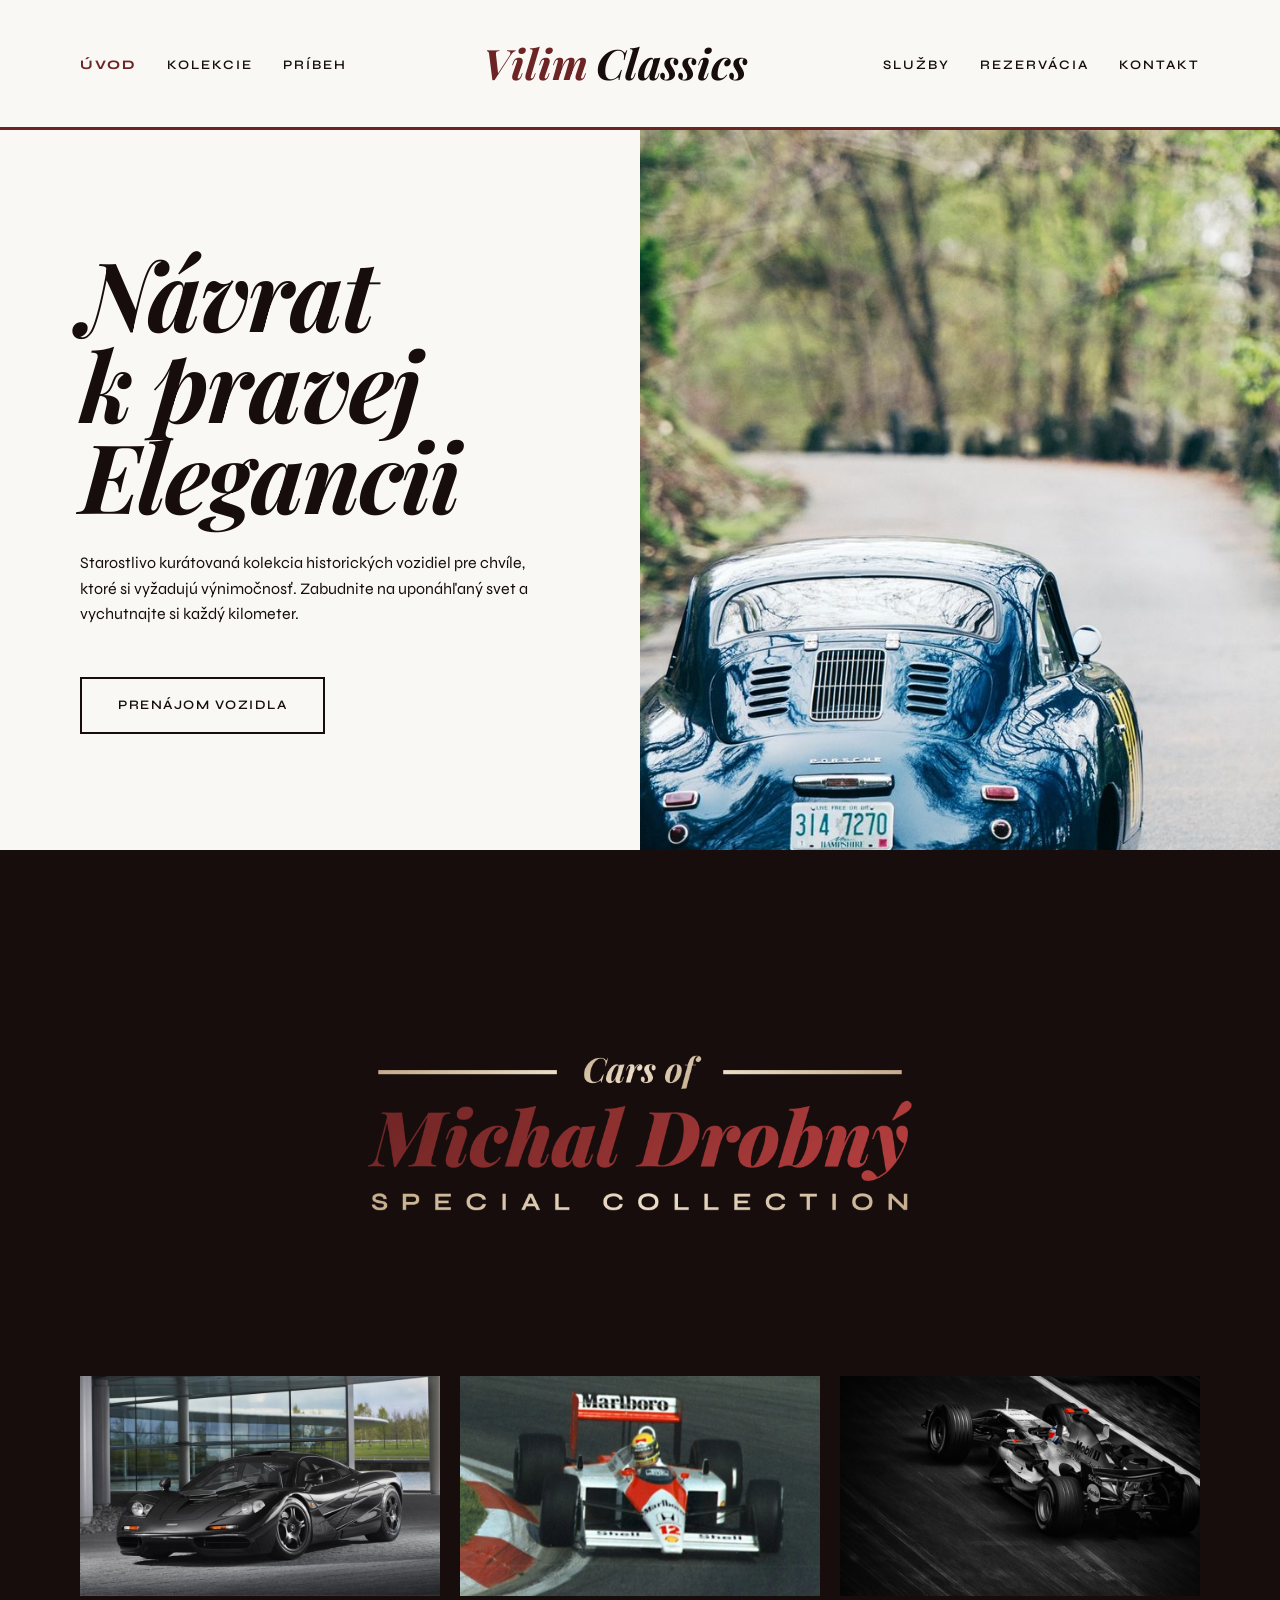
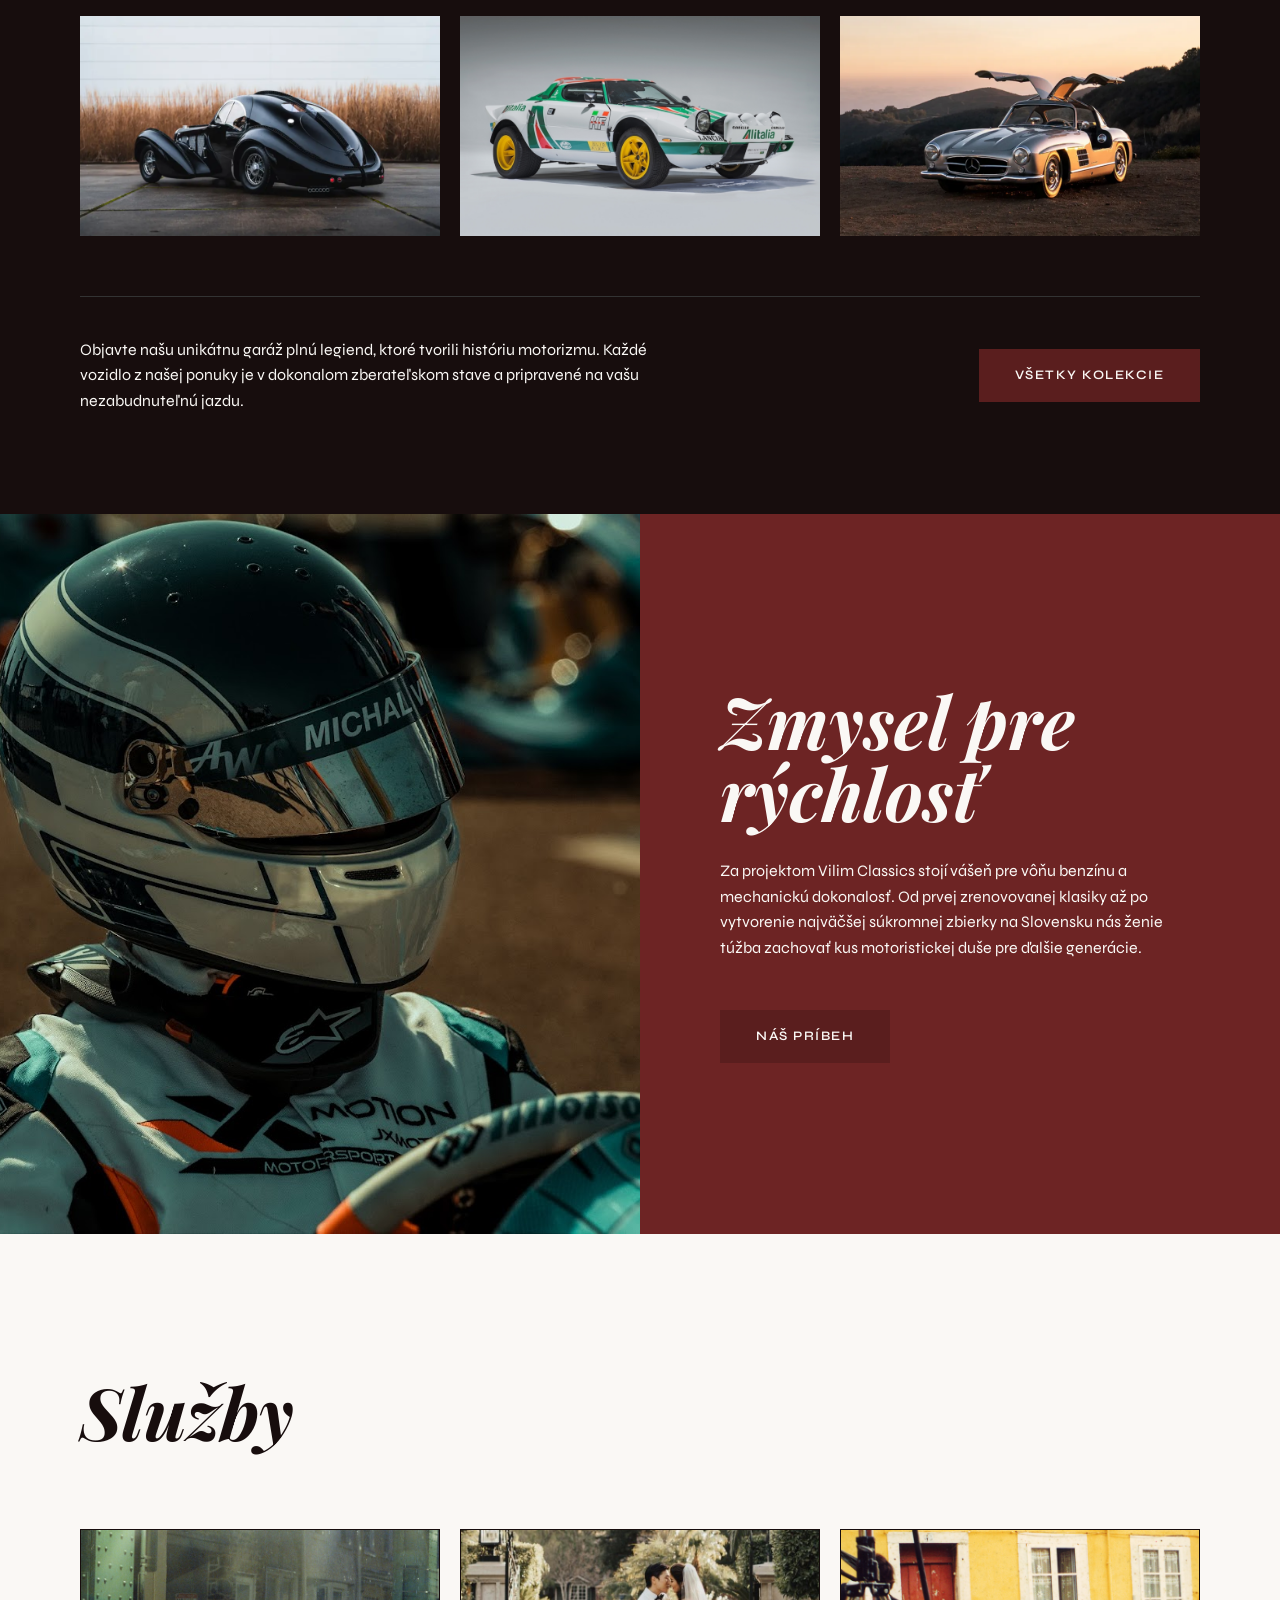
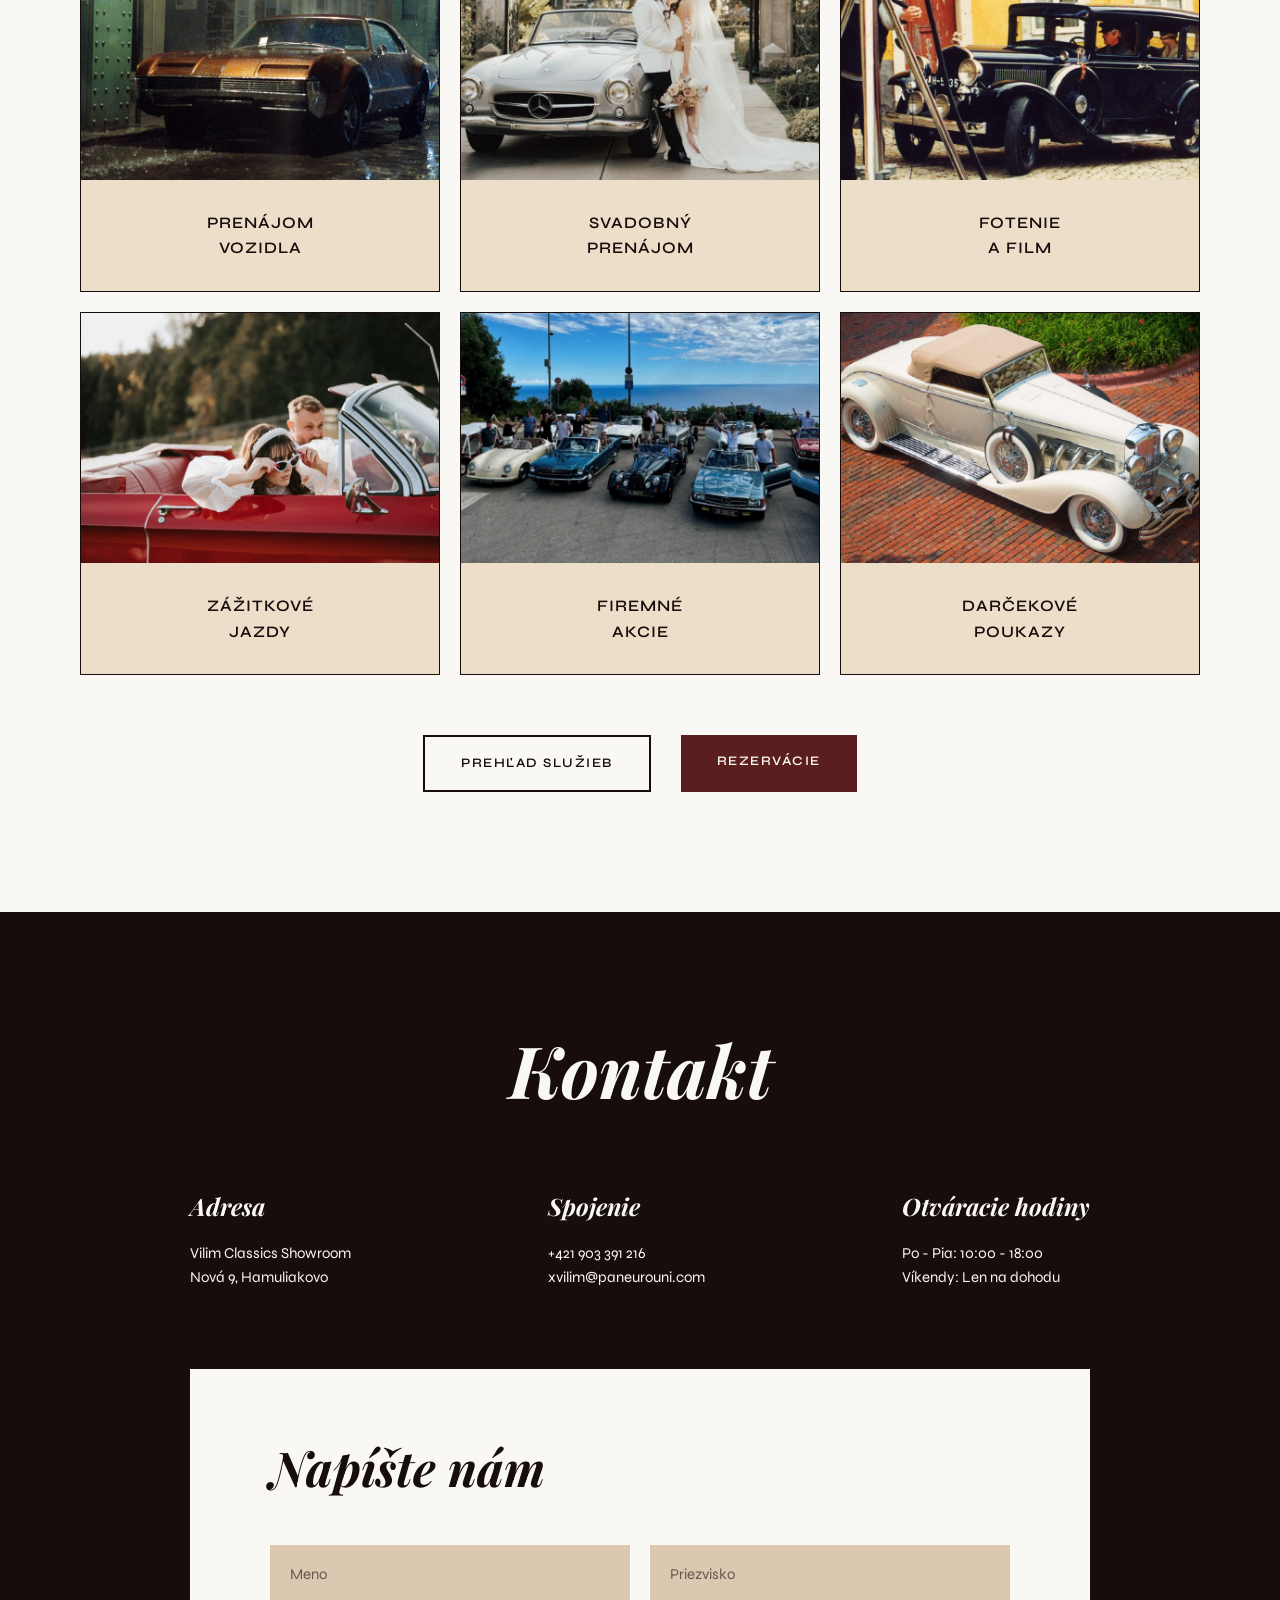
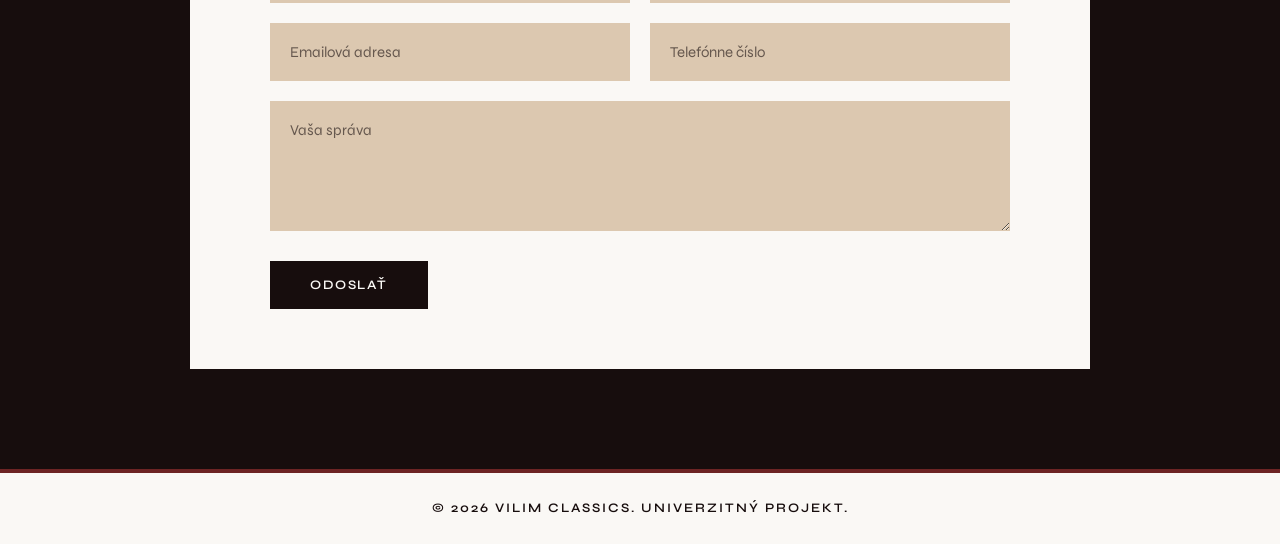
<file: index.html>
<!DOCTYPE html>
<html lang="sk">
<head>
    <meta charset="UTF-8">
    <meta name="viewport" content="width=device-width, initial-scale=1.0">
    <title>Vilim Classics | Úvod</title>
    <link rel="preconnect" href="https://fonts.googleapis.com">
    <link rel="preconnect" href="https://fonts.gstatic.com" crossorigin>
    <link href="https://fonts.googleapis.com/css2?family=Syne:wght@400..800&display=swap" rel="stylesheet">
    <link href="https://fonts.googleapis.com/css2?family=Playfair+Display:ital,wght@0,400..900;1,400..900&display=swap" rel="stylesheet">
    <link rel="stylesheet" href="css/style.css">
    <link rel="icon" type="image/png" href="images/vilim_classics_icon.png">

</head>
<body>
<header class="main-header">
    <div class="container header-container">
        <nav class="main-nav nav-left">
            <ul>
                <li><a href="index.html" class="active">ÚVOD</a></li>
                <li><a href="kolekcie.html">KOLEKCIE</a></li>
                <li><a href="pribeh.html">PRÍBEH</a></li>
            </ul>
        </nav>
        <div class="logo">
            <span class="logo-vilim">Vilim</span><span class="logo-classics">Classics</span>
        </div>
        <nav class="main-nav nav-right">
            <ul>
                <li><a href="sluzby.html">SLUŽBY</a></li>
                <li><a href="rezervacia.html">REZERVÁCIA</a></li>
                <li><a href="kontakt.html">KONTAKT</a></li>
            </ul>
        </nav>
    </div>
</header>

<main>
    <section class="split-section hero-section">
        <div class="split-half hero-text">
            <div class="hero-text-content">
                <h1>Návrat<br>k pravej<br>Elegancii</h1>
                <p>Starostlivo kurátovaná kolekcia historických vozidiel pre chvíle, ktoré si vyžadujú výnimočnosť. Zabudnite na uponáhľaný svet a vychutnajte si každý kilometer.</p>
                <a href="rezervacia.html" class="btn btn-outline-dark">PRENÁJOM VOZIDLA</a>
            </div>
        </div>
        <div class="split-half hero-image img-hero-index"></div>
    </section>

    <section class="collection-section">
        <div class="container">
            <img src="images/collections/michal_drobny.png" alt="Cars of Michal Drobný" class="collection-title-image-center">

            <div class="collection-grid">
                <div class="collection-item img-grid-1"></div>
                <div class="collection-item img-grid-2"></div>
                <div class="collection-item img-grid-3"></div>
                <div class="collection-item img-grid-4"></div>
                <div class="collection-item img-grid-5"></div>
                <div class="collection-item img-grid-6"></div>
            </div>

            <div class="collection-footer">
                <p>Objavte našu unikátnu garáž plnú legiend, ktoré tvorili históriu motorizmu. Každé vozidlo z našej ponuky je v dokonalom zberateľskom stave a pripravené na vašu nezabudnuteľnú jazdu.</p>
                <a href="kolekcie.html" class="btn btn-dark-red">VŠETKY KOLEKCIE</a>
            </div>
        </div>
    </section>

    <section class="split-section story-section">
        <div class="split-half story-image img-story-index"></div>
        <div class="split-half story-text">
            <div class="story-text-content">
                <h2>Zmysel pre<br>rýchlosť</h2>
                <p>Za projektom Vilim Classics stojí vášeň pre vôňu benzínu a mechanickú dokonalosť. Od prvej zrenovovanej klasiky až po vytvorenie najväčšej súkromnej zbierky na Slovensku nás ženie túžba zachovať kus motoristickej duše pre ďalšie generácie.</p>
                <a href="pribeh.html" class="btn btn-dark-red">NÁŠ PRÍBEH</a>
            </div>
        </div>
    </section>

    <section class="services-section">
        <div class="container">
            <h2 class="section-title">Služby</h2>
                <div class="services-grid">
                    <div class="service-card">
                        <div class="service-img img-service-1"></div>
                        <div class="service-title-box">
                            <h4>PRENÁJOM<br>VOZIDLA</h4>
                        </div>
                    </div>

                    <div class="service-card">
                        <div class="service-img img-service-2"></div>
                        <div class="service-title-box">
                            <h4>SVADOBNÝ<br>PRENÁJOM</h4>
                        </div>
                    </div>

                    <div class="service-card">
                        <div class="service-img img-service-3"></div>
                        <div class="service-title-box">
                            <h4>FOTENIE<br>A FILM</h4>
                        </div>
                    </div>

                    <div class="service-card">
                        <div class="service-img img-service-4"></div>
                        <div class="service-title-box">
                            <h4>ZÁŽITKOVÉ<br>JAZDY</h4>
                        </div>
                    </div>

                    <div class="service-card">
                        <div class="service-img img-service-5"></div>
                        <div class="service-title-box">
                            <h4>FIREMNÉ<br>AKCIE</h4>
                        </div>
                    </div>

                    <div class="service-card">
                        <div class="service-img img-service-6"></div>
                        <div class="service-title-box">
                            <h4>DARČEKOVÉ<br>POUKAZY</h4>
                        </div>
                    </div>
                </div>
            </div>
            <div class="btn-group-center">
                <a href="sluzby.html" class="btn btn-outline-dark">PREHĽAD SLUŽIEB</a>
                <a href="rezervacia.html" class="btn btn-dark-red">REZERVÁCIE</a>
            </div>
    </section>
</main>

<footer class="main-footer">
    <div class="footer-top">
        <div class="container">
            <h2 class="footer-title">Kontakt</h2>
            <div class="footer-info">
                <div class="info-block">
                    <h5>Adresa</h5>
                    <p>Vilim Classics Showroom<br>Nová 9, Hamuliakovo</p>
                </div>
                <div class="info-block">
                    <h5>Spojenie</h5>
                    <p>+421 903 391 216<br>xvilim@paneurouni.com</p>
                </div>
                <div class="info-block">
                    <h5>Otváracie hodiny</h5>
                    <p>Po - Pia: 10:00 - 18:00<br>Víkendy: Len na dohodu</p>
                </div>
            </div>

            <div class="footer-form-wrapper">
                <h3>Napíšte nám</h3>
                <form action="#" class="contact-form">
                    <div class="form-row">
                        <input type="text" placeholder="Meno">
                        <input type="text" placeholder="Priezvisko">
                    </div>
                    <div class="form-row">
                        <input type="email" placeholder="Emailová adresa">
                        <input type="tel" placeholder="Telefónne číslo">
                    </div>
                    <textarea rows="5" placeholder="Vaša správa"></textarea>
                    <button type="submit" class="btn btn-black">ODOSLAŤ</button>
                </form>
            </div>
        </div>
    </div>

    <div class="footer-bottom">
        <div class="container">
            <p>&copy; 2026 VILIM CLASSICS. UNIVERZITNÝ PROJEKT.</p>
        </div>
    </div>
</footer>
</body>
</html>
</file>
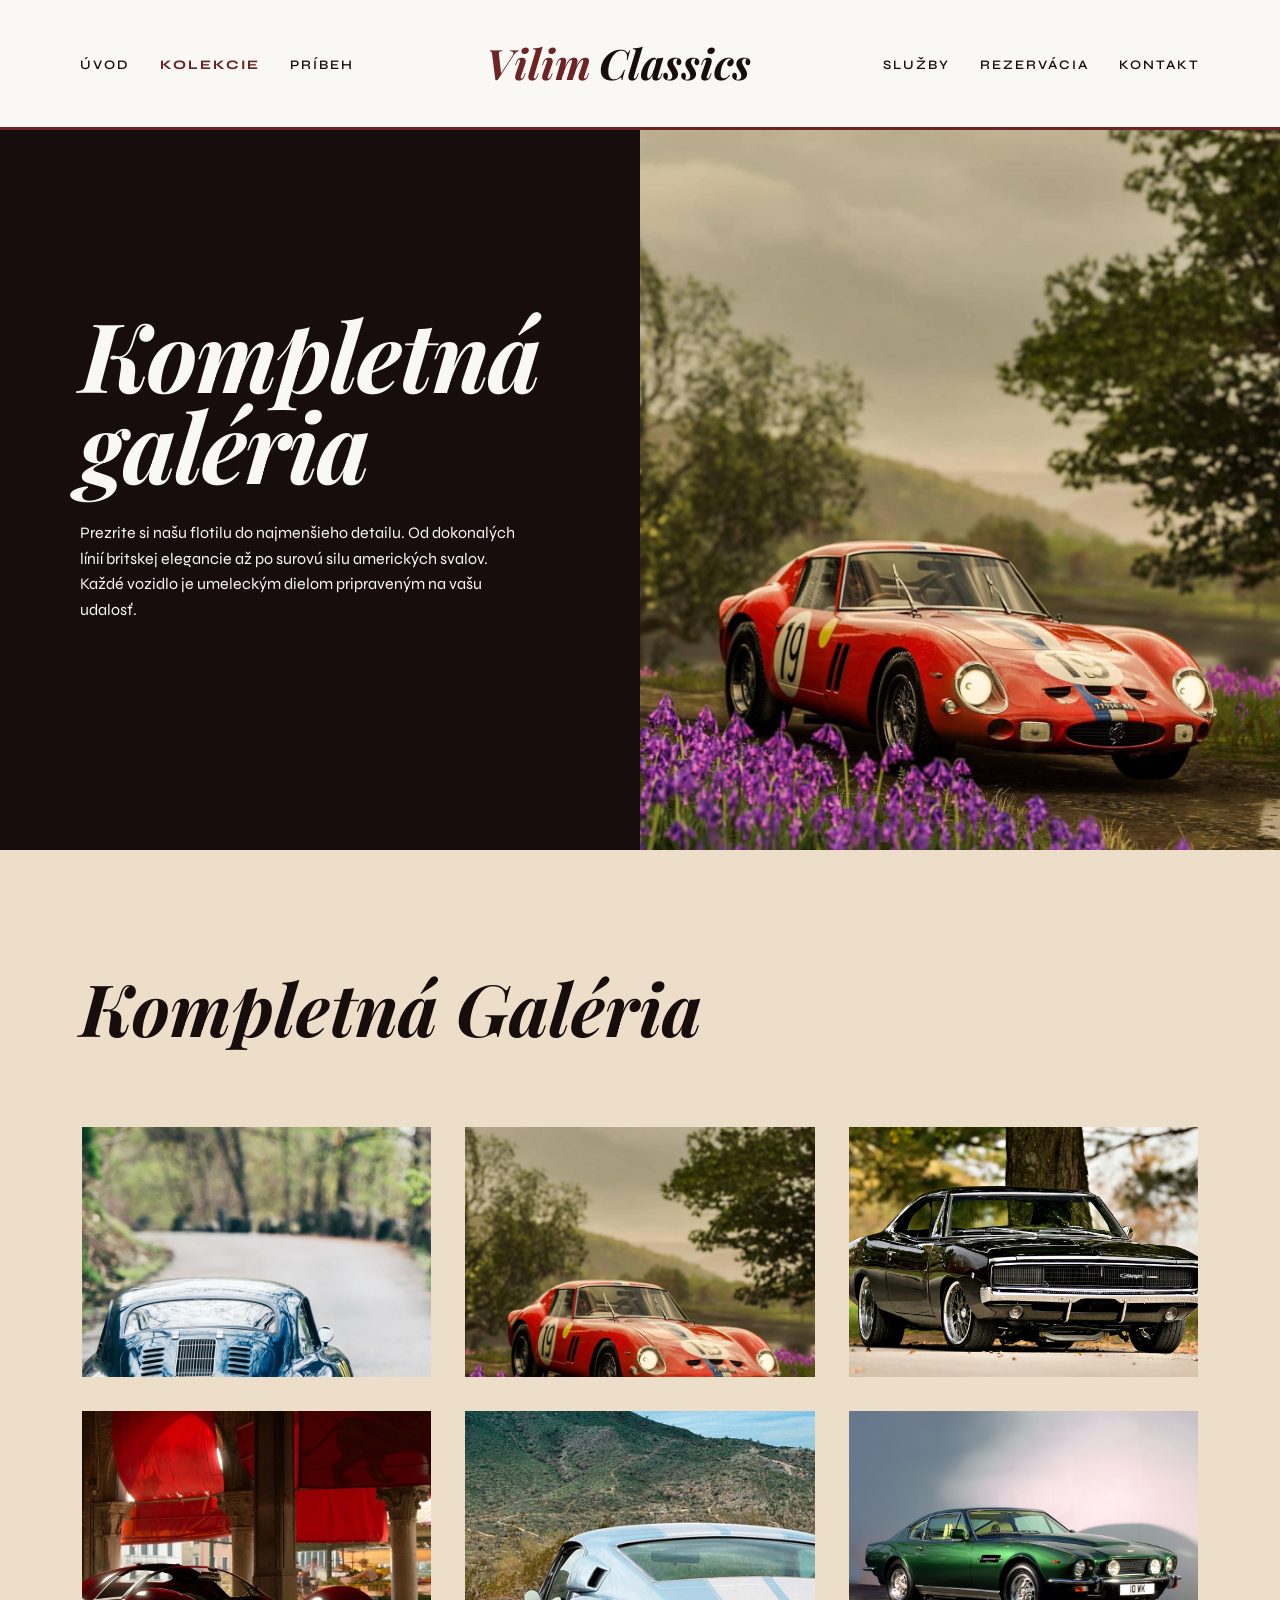
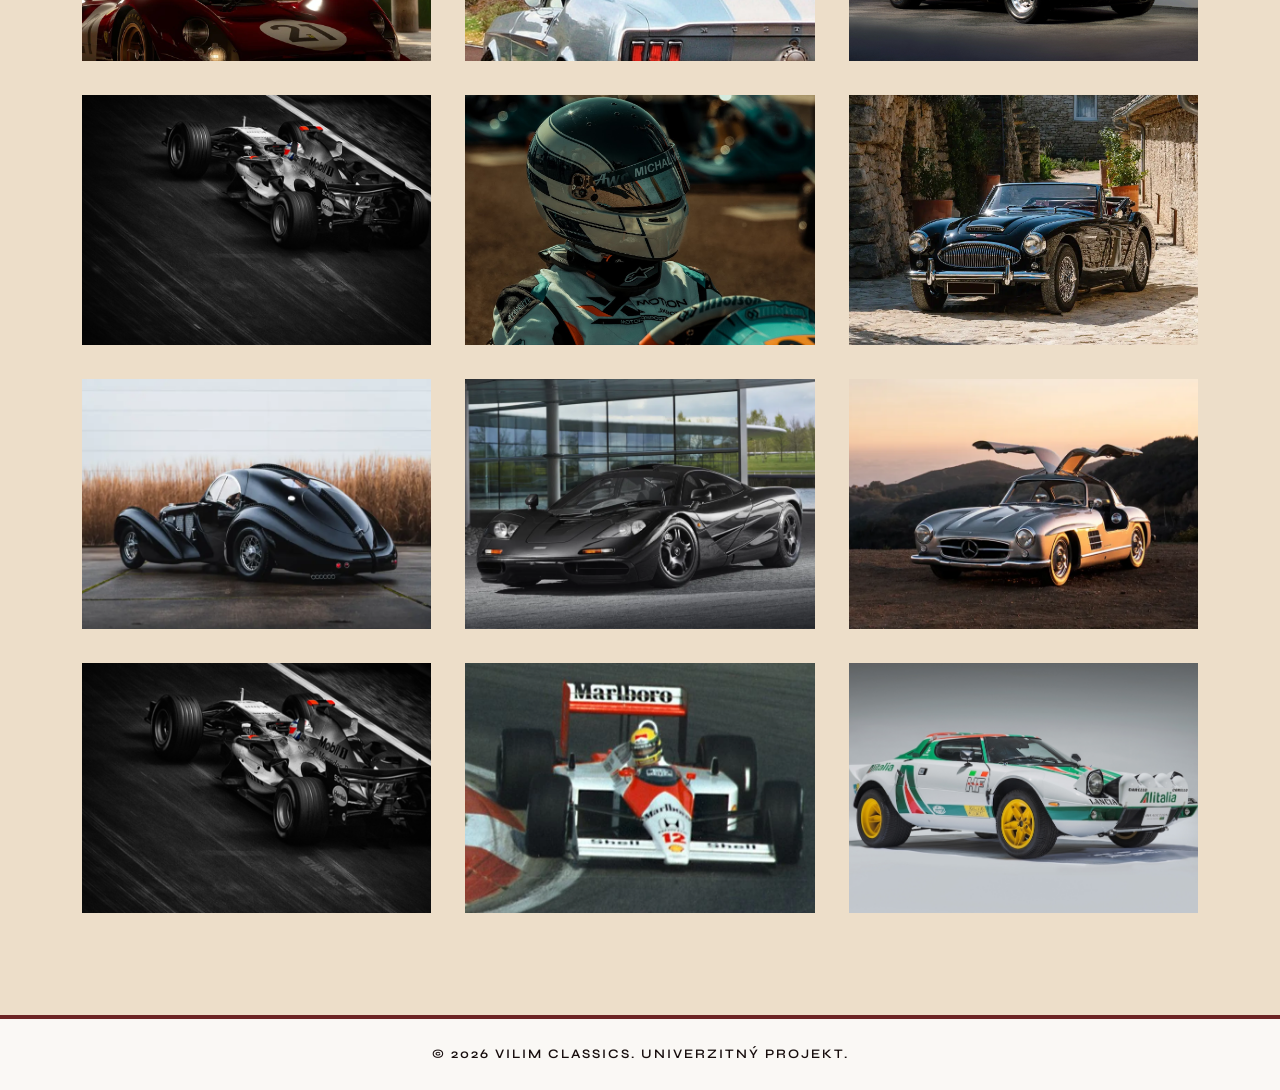
<file: galeria.html>
<!DOCTYPE html>
<html lang="sk">
<head>
    <meta charset="UTF-8">
    <meta name="viewport" content="width=device-width, initial-scale=1.0">
    <title>Vilim Classics | Galéria</title>
    <link rel="preconnect" href="https://fonts.googleapis.com">
    <link rel="preconnect" href="https://fonts.gstatic.com" crossorigin>
    <link href="https://fonts.googleapis.com/css2?family=Syne:wght@400..800&display=swap" rel="stylesheet">
    <link href="https://fonts.googleapis.com/css2?family=Playfair+Display:ital,wght@0,400..900;1,400..900&display=swap" rel="stylesheet">
    <link rel="stylesheet" href="https://cdn.jsdelivr.net/npm/@fancyapps/ui@5.0/dist/fancybox/fancybox.css" />
    <link rel="stylesheet" href="css/style.css">
    <link rel="icon" type="image/png" href="images/vilim_classics_icon.png">
</head>
<body>
<header class="main-header">
    <div class="container header-container">
        <nav class="main-nav nav-left">
            <ul>
                <li><a href="index.html">ÚVOD</a></li>
                <li><a href="kolekcie.html" class="active">KOLEKCIE</a></li>
                <li><a href="pribeh.html">PRÍBEH</a></li>
            </ul>
        </nav>
        <div class="logo">
            <span class="logo-vilim">Vilim</span> <span class="logo-classics">Classics</span>
        </div>
        <nav class="main-nav nav-right">
            <ul>
                <li><a href="sluzby.html">SLUŽBY</a></li>
                <li><a href="rezervacia.html">REZERVÁCIA</a></li>
                <li><a href="kontakt.html">KONTAKT</a></li>
            </ul>
        </nav>
    </div>
</header>

<main>
    <section class="split-section bg-dark text-light">
        <div class="split-half hero-text">
            <div class="hero-text-content">
                <h1>Kompletná<br>galéria</h1>
                <p>Prezrite si našu flotilu do najmenšieho detailu. Od dokonalých línií britskej elegancie až po surovú silu amerických svalov. Každé vozidlo je umeleckým dielom pripraveným na vašu udalosť.</p>
            </div>
        </div>
        <div class="split-half hero-image img-hero-kolekcie"></div>
    </section>

    <section class="gallery-section bg-beige">
        <div class="container">
            <h2 class="section-title text-dark">Kompletná Galéria</h2>

            <div class="gallery-grid">
                <a href="images/1.png" data-fancybox="gallery" class="gallery-item">
                    <div class="gallery-img" style="background-image: url('images/1.png');"></div>
                </a>
                <a href="images/2.png" data-fancybox="gallery" class="gallery-item">
                    <div class="gallery-img" style="background-image: url('images/2.png');"></div>
                </a>
                <a href="images/3.png" data-fancybox="gallery" class="gallery-item">
                    <div class="gallery-img" style="background-image: url('images/3.png');"></div>
                </a>
                <a href="images/4.png" data-fancybox="gallery" class="gallery-item">
                    <div class="gallery-img" style="background-image: url('images/4.png');"></div>
                </a>
                <a href="images/5.png" data-fancybox="gallery" class="gallery-item">
                    <div class="gallery-img" style="background-image: url('images/5.png');"></div>
                </a>
                <a href="images/6.png" data-fancybox="gallery" class="gallery-item">
                    <div class="gallery-img" style="background-image: url('images/6.png');"></div>
                </a>
                <a href="images/7.png" data-fancybox="gallery" class="gallery-item">
                    <div class="gallery-img" style="background-image: url('images/7.png');"></div>
                </a>
                <a href="images/8.png" data-fancybox="gallery" class="gallery-item">
                    <div class="gallery-img" style="background-image: url('images/8.png');"></div>
                </a>
                <a href="images/10.png" data-fancybox="gallery" class="gallery-item">
                    <div class="gallery-img" style="background-image: url('images/10.png');"></div>
                </a>
                <a href="images/bugatti.png" data-fancybox="gallery" class="gallery-item">
                    <div class="gallery-img" style="background-image: url('images/bugatti.png');"></div>
                </a>
                <a href="images/mclaren-f1.png" data-fancybox="gallery" class="gallery-item">
                    <div class="gallery-img" style="background-image: url('images/mclaren-f1.png');"></div>
                </a>
                <a href="images/mercedes_300sl.png" data-fancybox="gallery" class="gallery-item">
                    <div class="gallery-img" style="background-image: url('images/mercedes_300sl.png');"></div>
                </a>
                <a href="images/kimi.png" data-fancybox="gallery" class="gallery-item">
                    <div class="gallery-img" style="background-image: url('images/kimi.png');"></div>
                </a>
                <a href="images/senna.png" data-fancybox="gallery" class="gallery-item">
                    <div class="gallery-img" style="background-image: url('images/senna.png');"></div>
                </a>
                <a href="images/lancia-stratos.png" data-fancybox="gallery" class="gallery-item">
                    <div class="gallery-img" style="background-image: url('images/lancia-stratos.png');"></div>
                </a>
            </div>
        </div>
    </section>
</main>

<footer class="main-footer">
    <div class="footer-bottom">
        <div class="container">
            <p>&copy; 2026 VILIM CLASSICS. UNIVERZITNÝ PROJEKT.</p>
        </div>
    </div>
</footer>

<script src="https://cdn.jsdelivr.net/npm/@fancyapps/ui@5.0/dist/fancybox/fancybox.umd.js"></script>
<script>
    Fancybox.bind('[data-fancybox="gallery"]', {
    });
</script>
</body>
</html>
</file>
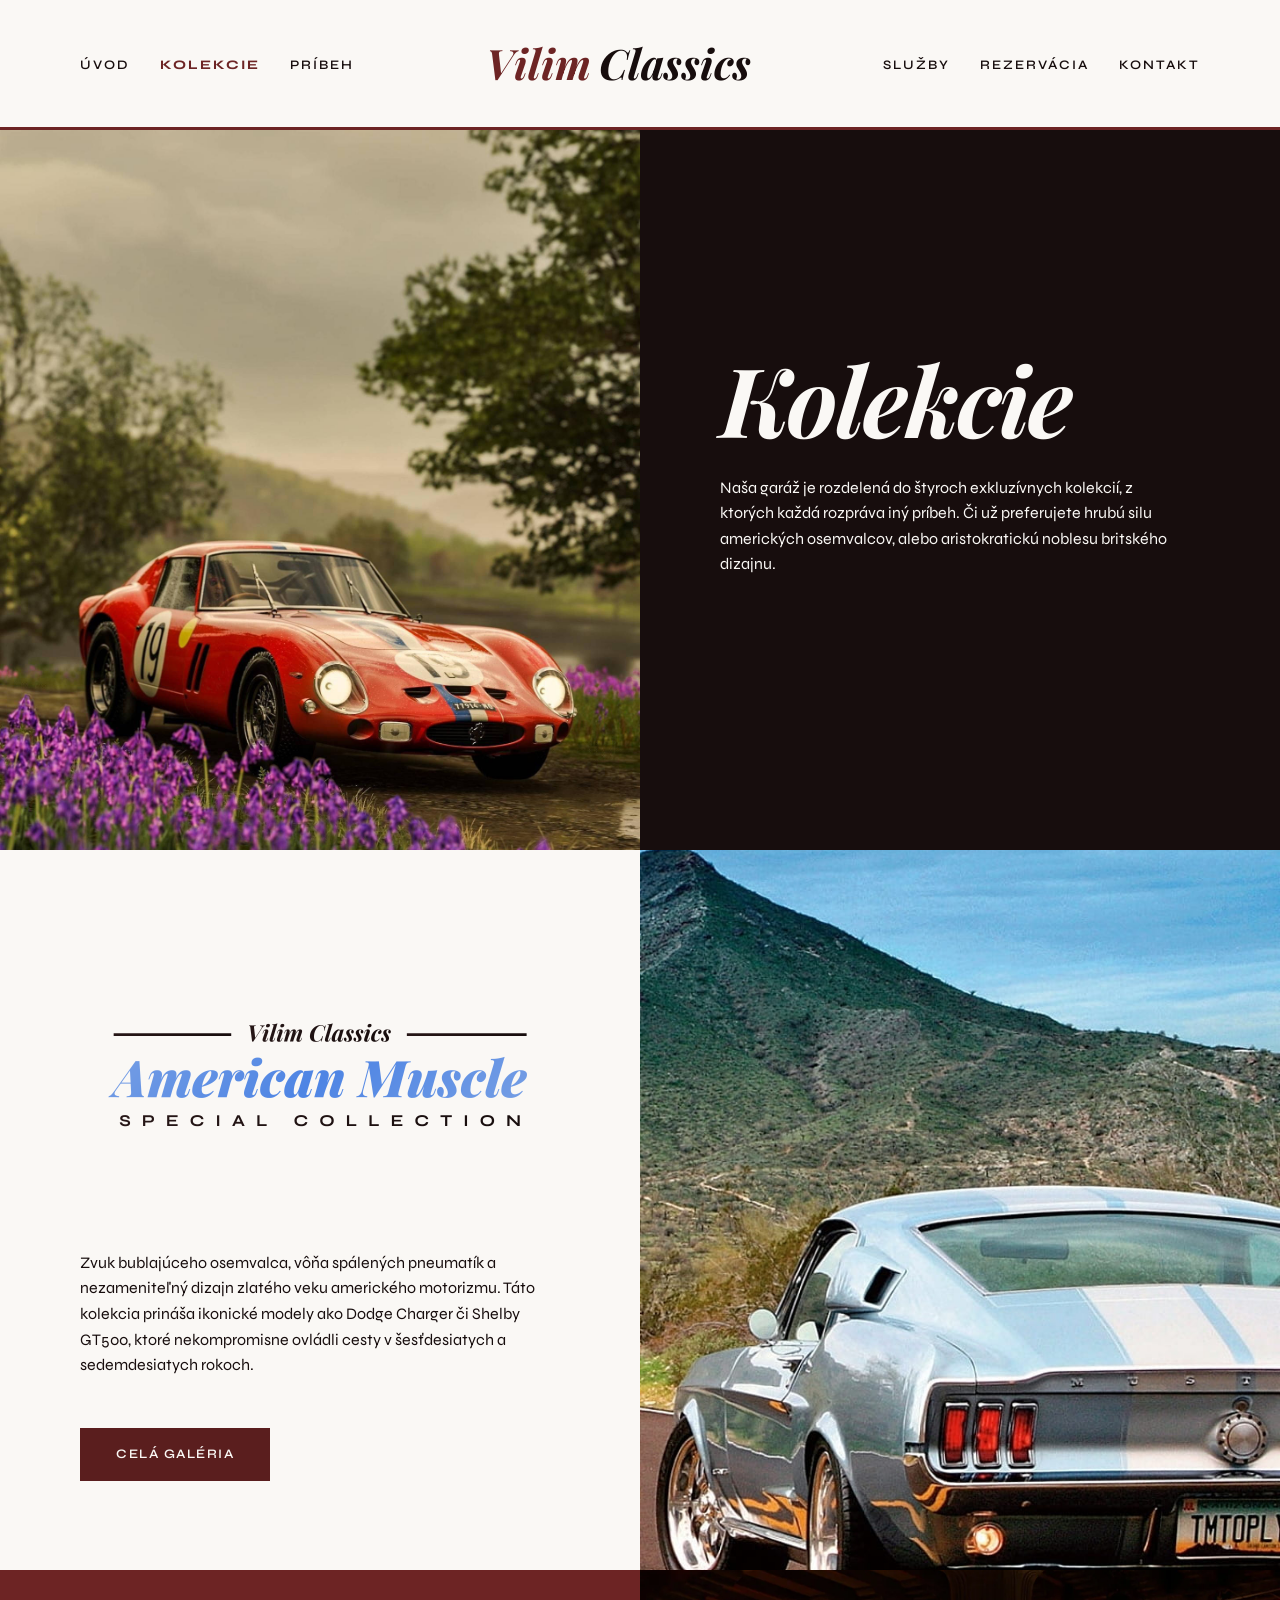
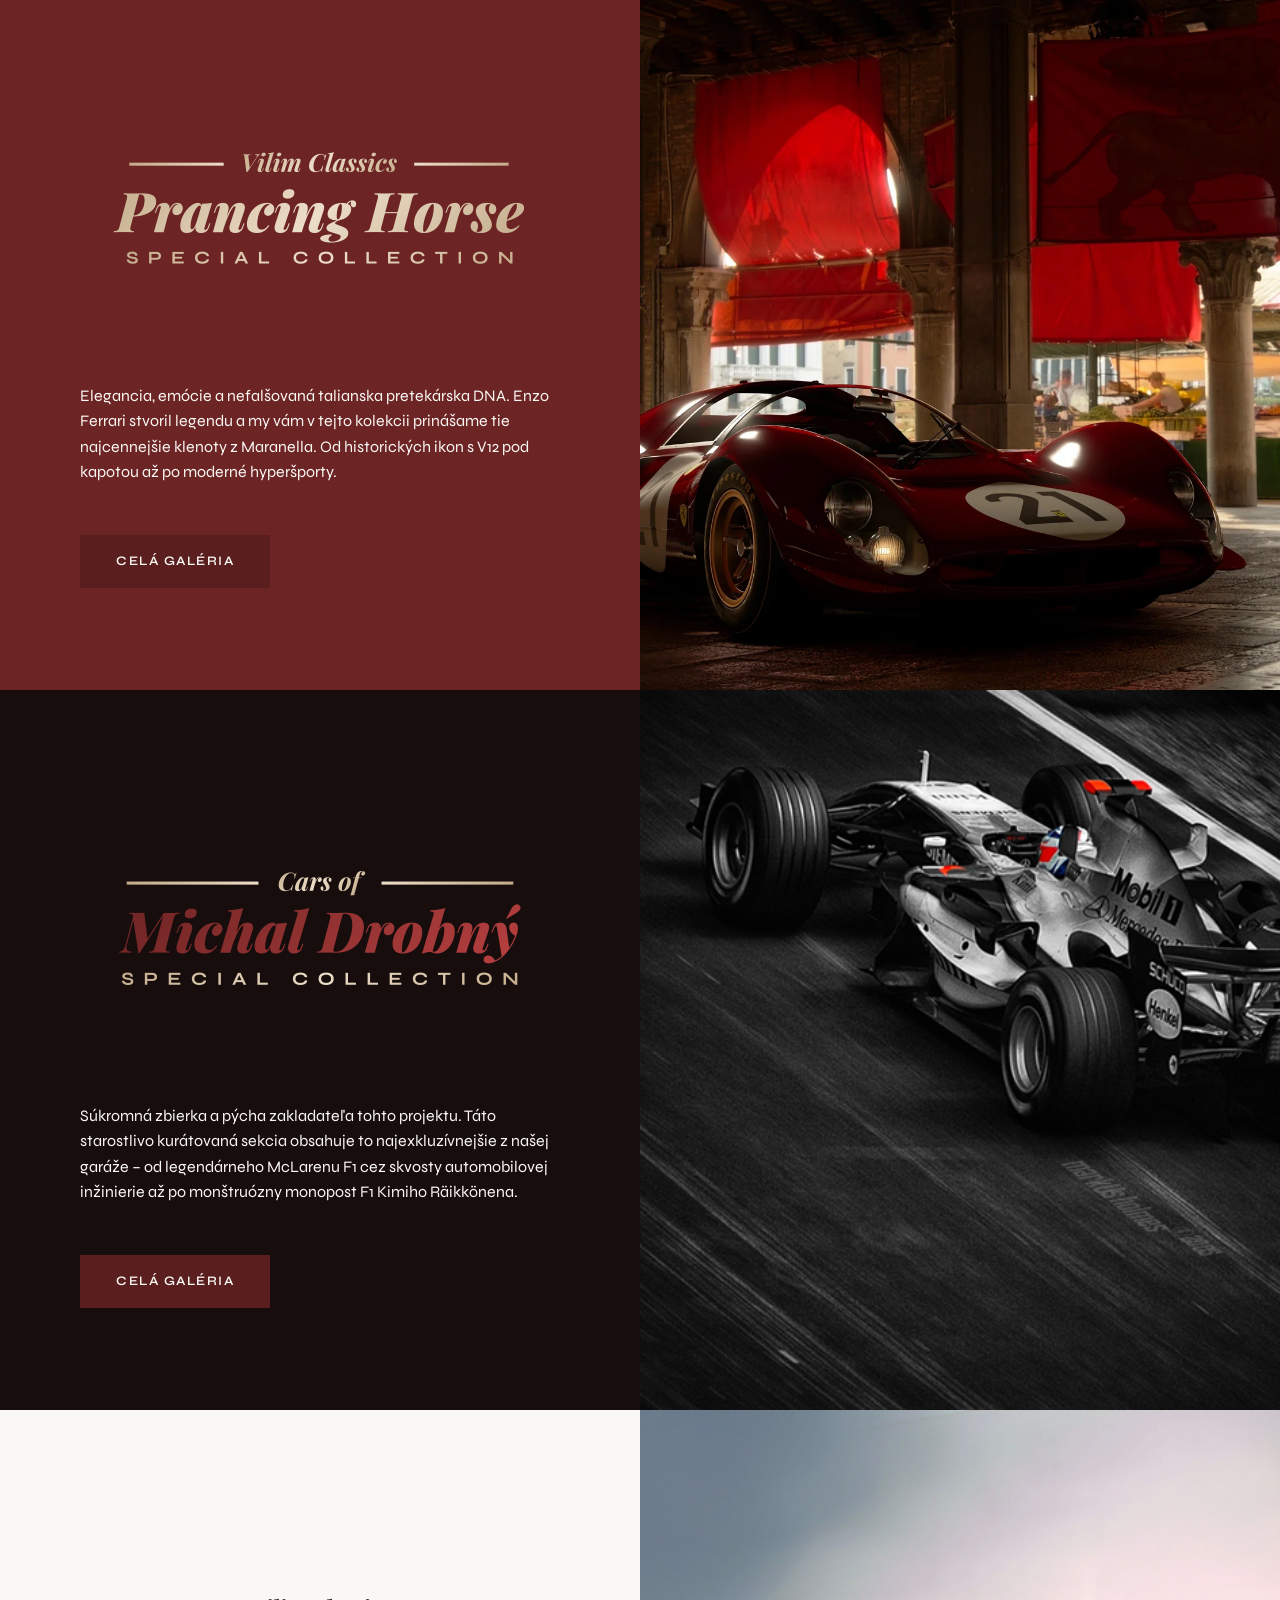
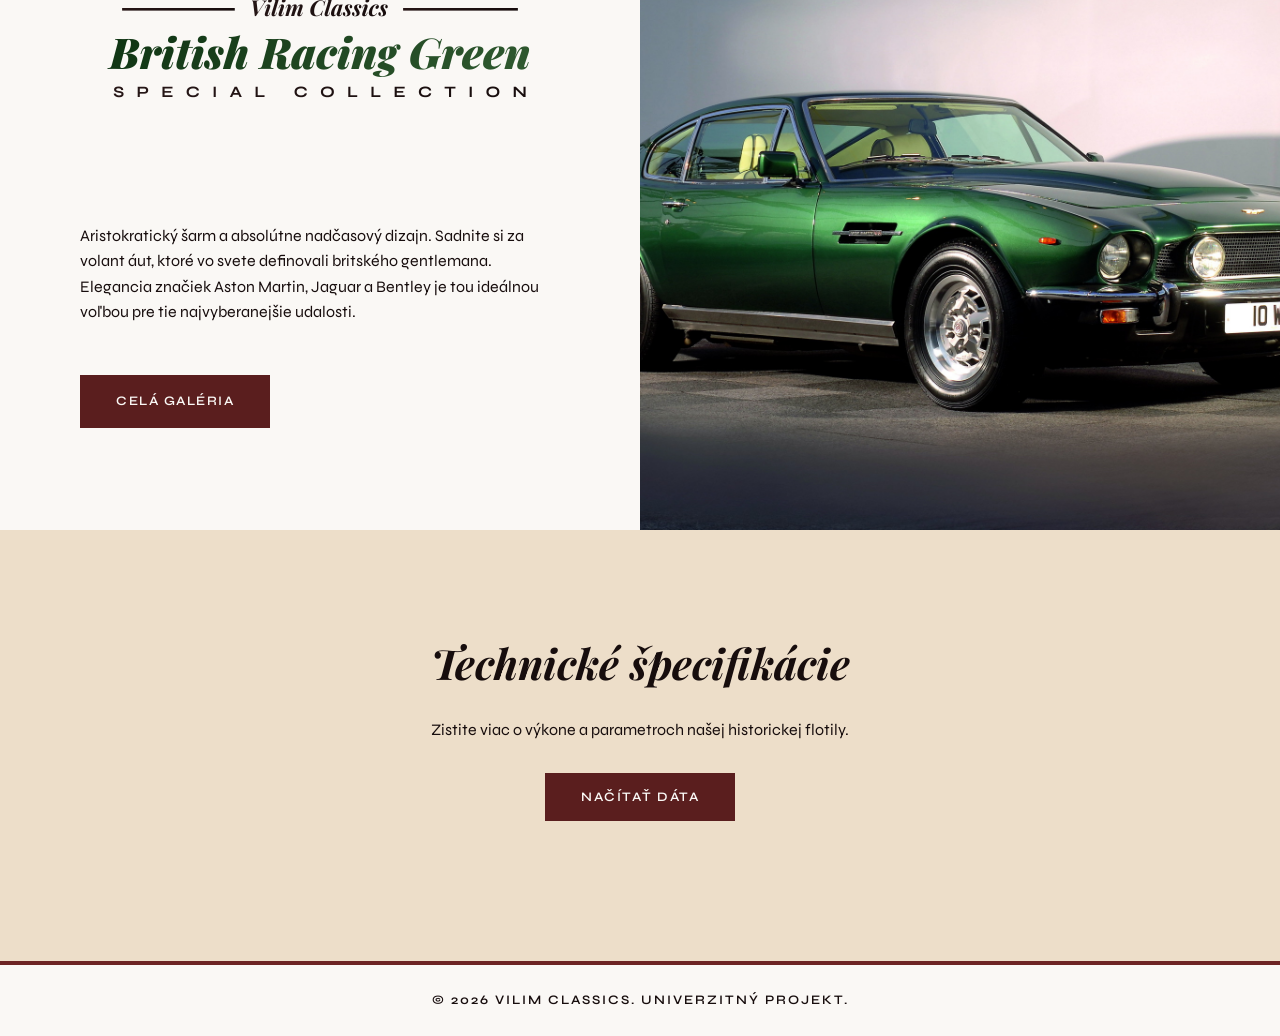
<file: kolekcie.html>
<!DOCTYPE html>
<html lang="sk">
<head>
    <meta charset="UTF-8">
    <meta name="viewport" content="width=device-width, initial-scale=1.0">
    <title>Vilim Classics | Kolekcie</title>
    <link rel="preconnect" href="https://fonts.googleapis.com">
    <link rel="preconnect" href="https://fonts.gstatic.com" crossorigin>
    <link href="https://fonts.googleapis.com/css2?family=Syne:wght@400..800&display=swap" rel="stylesheet">
    <link href="https://fonts.googleapis.com/css2?family=Playfair+Display:ital,wght@0,400..900;1,400..900&display=swap" rel="stylesheet">
    <link rel="stylesheet" href="css/style.css">
    <link rel="icon" type="image/png" href="images/vilim_classics_icon.png">
</head>
<body>
<header class="main-header">
    <div class="container header-container">
        <nav class="main-nav nav-left">
            <ul>
                <li><a href="index.html">ÚVOD</a></li>
                <li><a href="kolekcie.html" class="active">KOLEKCIE</a></li>
                <li><a href="pribeh.html">PRÍBEH</a></li>
            </ul>
        </nav>
        <div class="logo">
            <span class="logo-vilim">Vilim</span> <span class="logo-classics">Classics</span>
        </div>
        <nav class="main-nav nav-right">
            <ul>
                <li><a href="sluzby.html">SLUŽBY</a></li>
                <li><a href="rezervacia.html">REZERVÁCIA</a></li>
                <li><a href="kontakt.html">KONTAKT</a></li>
            </ul>
        </nav>
    </div>
</header>

<main>
    <section class="split-section reverse bg-dark text-light">
        <div class="split-half hero-text">
            <div class="hero-text-content">
                <h1>Kolekcie</h1>
                <p>Naša garáž je rozdelená do štyroch exkluzívnych kolekcií, z ktorých každá rozpráva iný príbeh. Či už preferujete hrubú silu amerických osemvalcov, alebo aristokratickú noblesu britského dizajnu.</p>
            </div>
        </div>
        <div class="split-half hero-image img-hero-kolekcie"></div>
    </section>

    <section class="split-section bg-light text-dark">
        <div class="split-half collection-detail-text">
            <div class="collection-detail-content">
                <img src="images/collections/american_muscle.png" alt="American Muscle" class="collection-title-image-left">
                <p>Zvuk bublajúceho osemvalca, vôňa spálených pneumatík a nezameniteľný dizajn zlatého veku amerického motorizmu. Táto kolekcia prináša ikonické modely ako Dodge Charger či Shelby GT500, ktoré nekompromisne ovládli cesty v šesťdesiatych a sedemdesiatych rokoch.</p>
                <a href="galeria.html" class="btn btn-dark-red">CELÁ GALÉRIA</a>
            </div>
        </div>
        <div class="split-half collection-detail-image img-col-american"></div>
    </section>

    <section class="split-section bg-accent text-light">
        <div class="split-half collection-detail-text">
            <div class="collection-detail-content">
                <img src="images/collections/prancing_horse.png" alt="Prancing Horse" class="collection-title-image-left">
                <p>Elegancia, emócie a nefalšovaná talianska pretekárska DNA. Enzo Ferrari stvoril legendu a my vám v tejto kolekcii prinášame tie najcennejšie klenoty z Maranella. Od historických ikon s V12 pod kapotou až po moderné hyperšporty.</p>
                <a href="galeria.html" class="btn btn-dark-red">CELÁ GALÉRIA</a>
            </div>
        </div>
        <div class="split-half collection-detail-image img-col-prancing"></div>
    </section>

    <section class="split-section bg-dark text-light">
        <div class="split-half collection-detail-text">
            <div class="collection-detail-content">
                <img src="images/collections/michal_drobny.png" alt="Michal Drobný" class="collection-title-image-left">
                <p>Súkromná zbierka a pýcha zakladateľa tohto projektu. Táto starostlivo kurátovaná sekcia obsahuje to najexkluzívnejšie z našej garáže – od legendárneho McLarenu F1 cez skvosty automobilovej inžinierie až po monštruózny monopost F1 Kimiho Räikkönena.</p>
                <a href="galeria.html" class="btn btn-dark-red">CELÁ GALÉRIA</a>
            </div>
        </div>
        <div class="split-half collection-detail-image img-col-f1"></div>
    </section>

    <section class="split-section bg-light text-dark">
        <div class="split-half collection-detail-text">
            <div class="collection-detail-content">
                <img src="images/collections/british_racing_green.png" alt="British Racing Green" class="collection-title-image-left">
                <p>Aristokratický šarm a absolútne nadčasový dizajn. Sadnite si za volant áut, ktoré vo svete definovali britského gentlemana. Elegancia značiek Aston Martin, Jaguar a Bentley je tou ideálnou voľbou pre tie najvyberanejšie udalosti.</p>
                <a href="galeria.html" class="btn btn-dark-red">CELÁ GALÉRIA</a>
            </div>
        </div>
        <div class="split-half collection-detail-image img-col-british"></div>
    </section>

    <section class="ajax-data-section bg-beige text-dark" style="padding: 100px 0;">
        <div class="container">
            <div style="text-align: center; margin-bottom: 40px;">
                <h2 style="font-size: 42px; font-style: italic; margin-bottom: 20px;">Technické špecifikácie</h2>
                <p style="margin-bottom: 30px;">Zistite viac o výkone a parametroch našej historickej flotily.</p>
                <button id="load-data-btn" class="btn btn-dark-red">NAČÍTAŤ DÁTA</button>
            </div>

            <div id="table-container" style="display: none; overflow-x: auto;">
                <table class="data-table">
                    <thead>
                    <tr>
                        <th>Kolekcia</th>
                        <th>Značka</th>
                        <th>Model</th>
                        <th>Rok výroby</th>
                        <th>Motor</th>
                        <th>Výkon</th>
                    </tr>
                    </thead>
                    <tbody id="table-body">
                    </tbody>
                </table>
            </div>
        </div>
    </section>

    <script>
        document.getElementById('load-data-btn').addEventListener('click', function() {
            const btn = this;
            const tableContainer = document.getElementById('table-container');
            const tableBody = document.getElementById('table-body');

            btn.textContent = "NAČÍTAVAM...";

            fetch('/auta.json')
                .then(response => {
                    if (!response.ok) {
                        throw new Error(`HTTP chyba! Status: ${response.status}`);
                    }
                    return response.json();
                })
                .then(data => {
                    tableBody.innerHTML = '';

                    data.kolekcie.forEach(kolekcia => {
                        kolekcia.auta.forEach(auto => {
                            const tr = document.createElement('tr');
                            tr.innerHTML = `
                            <td><strong>${kolekcia.nazov}</strong></td>
                            <td>${auto.znacka}</td>
                            <td>${auto.model}</td>
                            <td>${auto.rok}</td>
                            <td>${auto.parametre.motor}</td>
                            <td>${auto.parametre.vykon}</td>
                        `;
                            tableBody.appendChild(tr);
                        });
                    });

                    tableContainer.style.display = 'block';
                    btn.style.display = 'none';
                })
                .catch(error => {
                    console.error('AJAX Error:', error);
                    btn.textContent = "CHYBA NAČÍTANIA";
                    alert("Nepodarilo sa načítať JSON súbor. Pozrite si konzolu (F12) pre presný dôvod chyby.");
                });
        });
    </script>
</main>

<footer class="main-footer">
    <div class="footer-bottom">
        <div class="container">
            <p>&copy; 2026 VILIM CLASSICS. UNIVERZITNÝ PROJEKT.</p>
        </div>
    </div>
</footer>
</body>
</html>
</file>
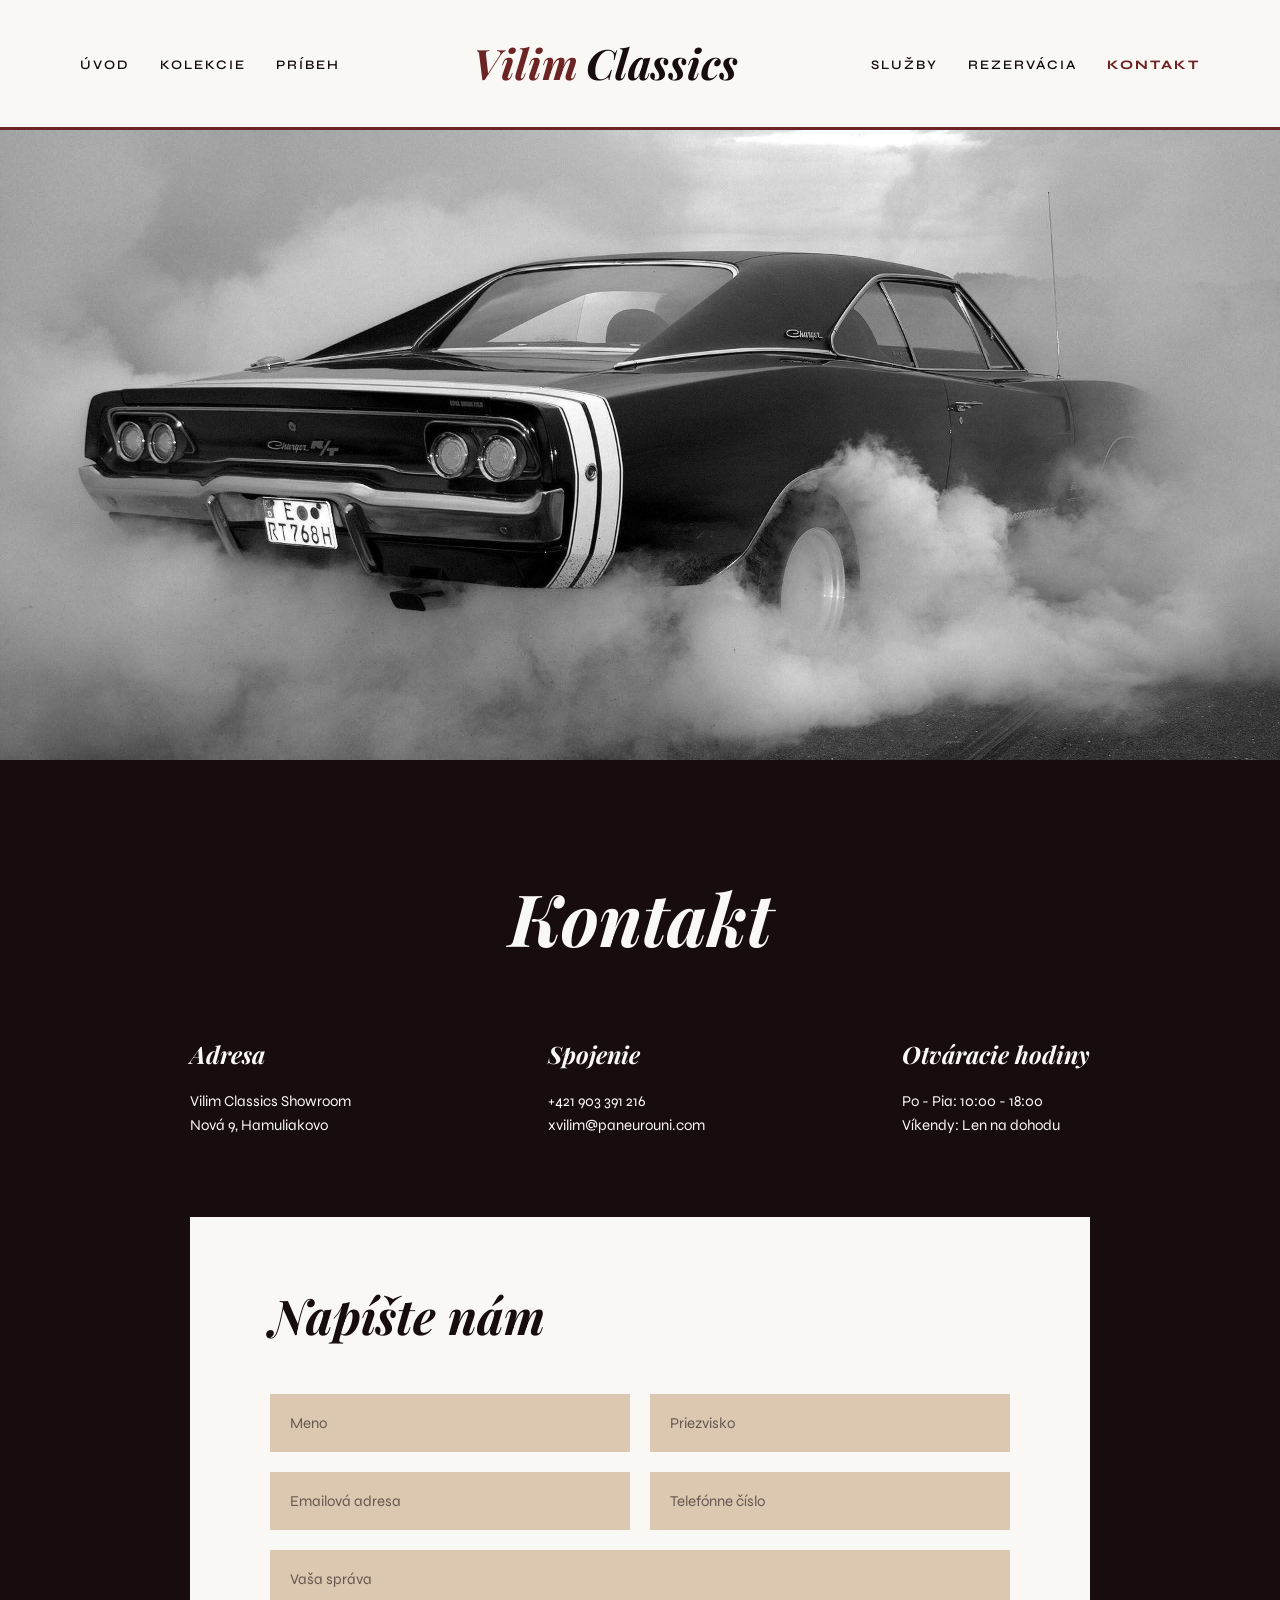
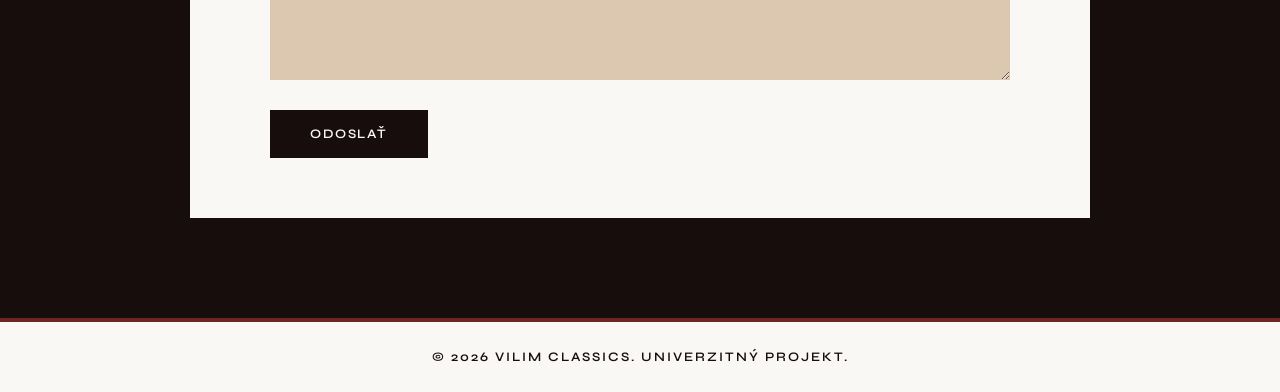
<file: kontakt.html>
<!DOCTYPE html>
<html lang="sk">
<head>
    <meta charset="UTF-8">
    <meta name="viewport" content="width=device-width, initial-scale=1.0">
    <title>Vilim Classics | Kontakt</title>
    <link rel="preconnect" href="https://fonts.googleapis.com">
    <link rel="preconnect" href="https://fonts.gstatic.com" crossorigin>
    <link href="https://fonts.googleapis.com/css2?family=Syne:wght@400..800&display=swap" rel="stylesheet">
    <link href="https://fonts.googleapis.com/css2?family=Playfair+Display:ital,wght@0,400..900;1,400..900&display=swap" rel="stylesheet">
    <link rel="stylesheet" href="css/style.css">
    <link rel="icon" type="image/png" href="images/vilim_classics_icon.png">
</head>
<body>
<header class="main-header">
    <div class="container header-container">
        <nav class="main-nav nav-left">
            <ul>
                <li><a href="index.html">ÚVOD</a></li>
                <li><a href="kolekcie.html">KOLEKCIE</a></li>
                <li><a href="pribeh.html">PRÍBEH</a></li>
            </ul>
        </nav>
        <div class="logo">
            <span class="logo-vilim">Vilim</span> <span class="logo-classics">Classics</span>
        </div>
        <nav class="main-nav nav-right">
            <ul>
                <li><a href="sluzby.html">SLUŽBY</a></li>
                <li><a href="rezervacia.html">REZERVÁCIA</a></li>
                <li><a href="kontakt.html" class="active">KONTAKT</a></li>
            </ul>
        </nav>
    </div>
</header>

<main>
    <div class="hero-full-image img-hero-kontakt"></div>
</main>

<footer class="main-footer">
    <div class="footer-top">
        <div class="container">
            <h2 class="footer-title">Kontakt</h2>
            <div class="footer-info">
                <div class="info-block">
                    <h5>Adresa</h5>
                    <p>Vilim Classics Showroom<br>Nová 9, Hamuliakovo</p>
                </div>
                <div class="info-block">
                    <h5>Spojenie</h5>
                    <p>+421 903 391 216<br>xvilim@paneurouni.com</p>
                </div>
                <div class="info-block">
                    <h5>Otváracie hodiny</h5>
                    <p>Po - Pia: 10:00 - 18:00<br>Víkendy: Len na dohodu</p>
                </div>
            </div>

            <div class="footer-form-wrapper">
                <h3>Napíšte nám</h3>
                <form action="#" class="contact-form">
                    <div class="form-row">
                        <input type="text" placeholder="Meno">
                        <input type="text" placeholder="Priezvisko">
                    </div>
                    <div class="form-row">
                        <input type="email" placeholder="Emailová adresa">
                        <input type="tel" placeholder="Telefónne číslo">
                    </div>
                    <textarea rows="5" placeholder="Vaša správa"></textarea>
                    <button type="submit" class="btn btn-black">ODOSLAŤ</button>
                </form>
            </div>
        </div>
    </div>

    <div class="footer-bottom">
        <div class="container">
            <p>&copy; 2026 VILIM CLASSICS. UNIVERZITNÝ PROJEKT.</p>
        </div>
    </div>
</footer>
</body>
</html>
</file>
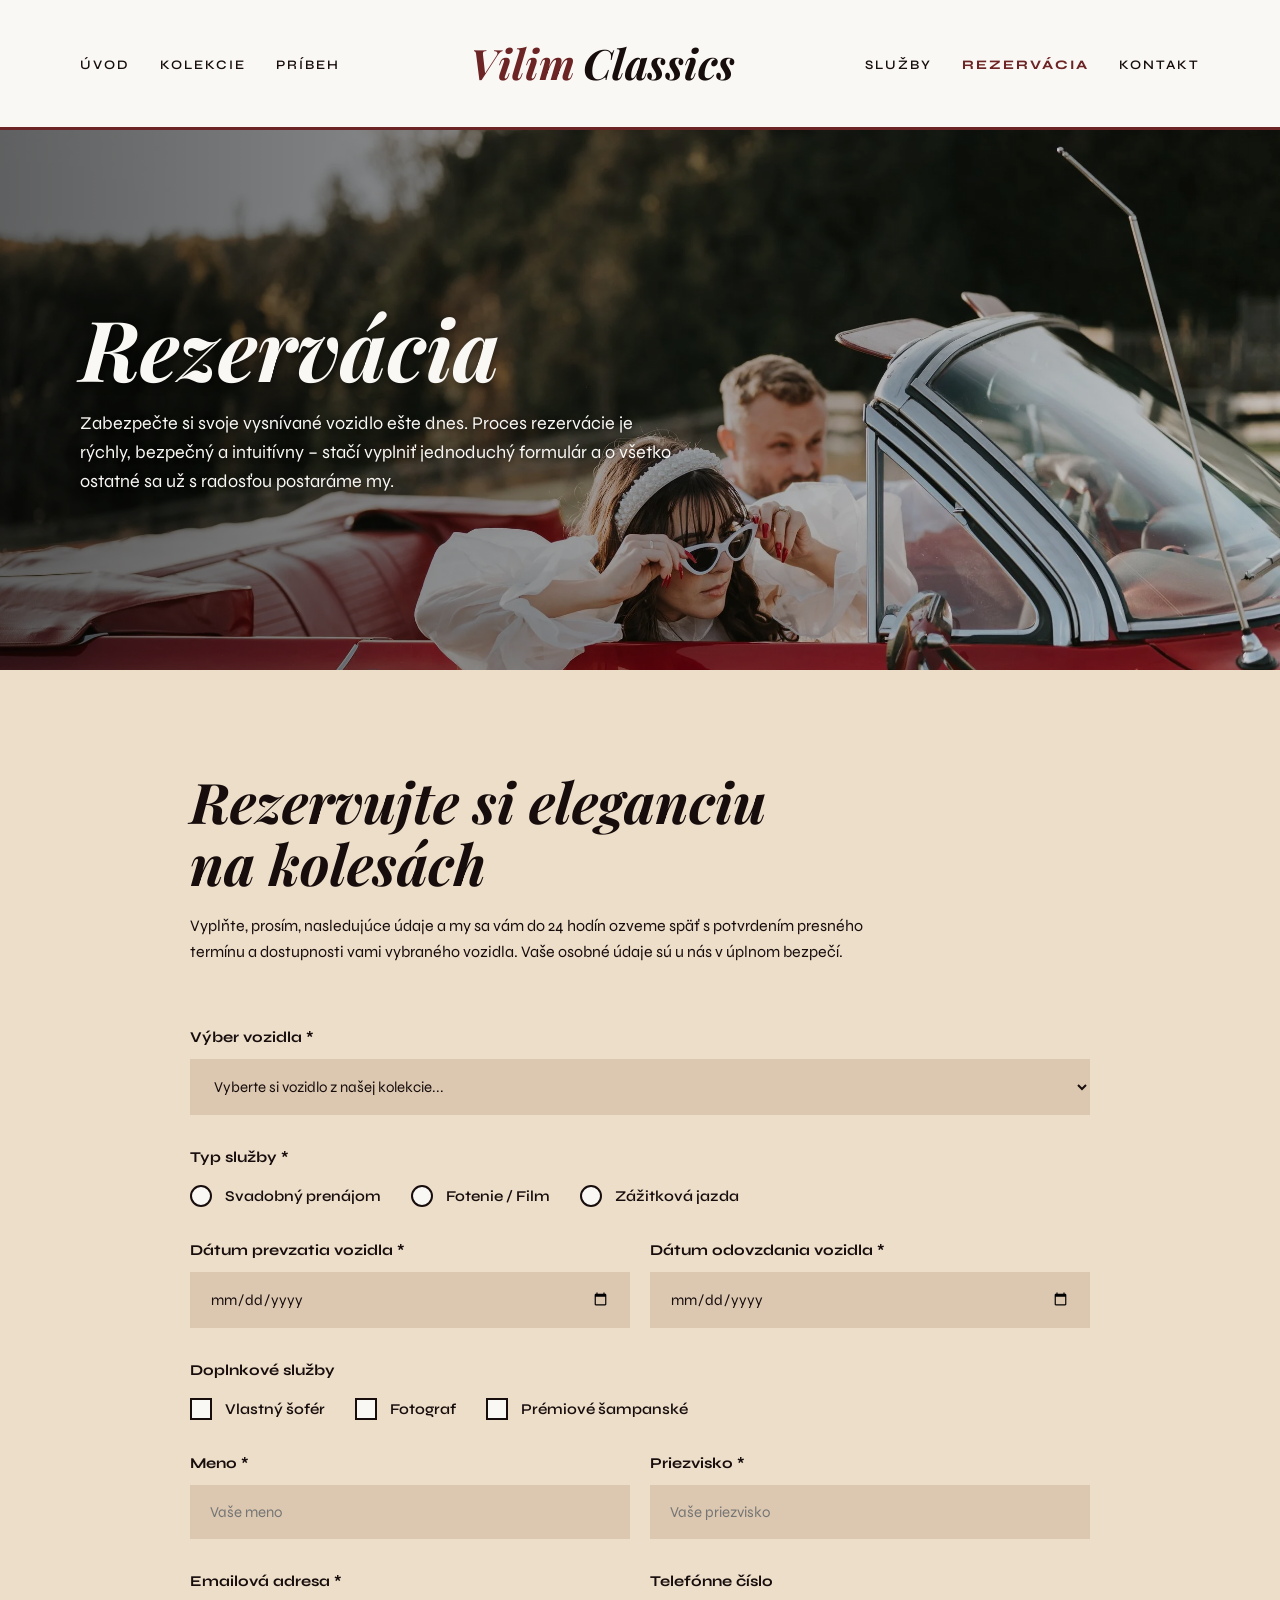
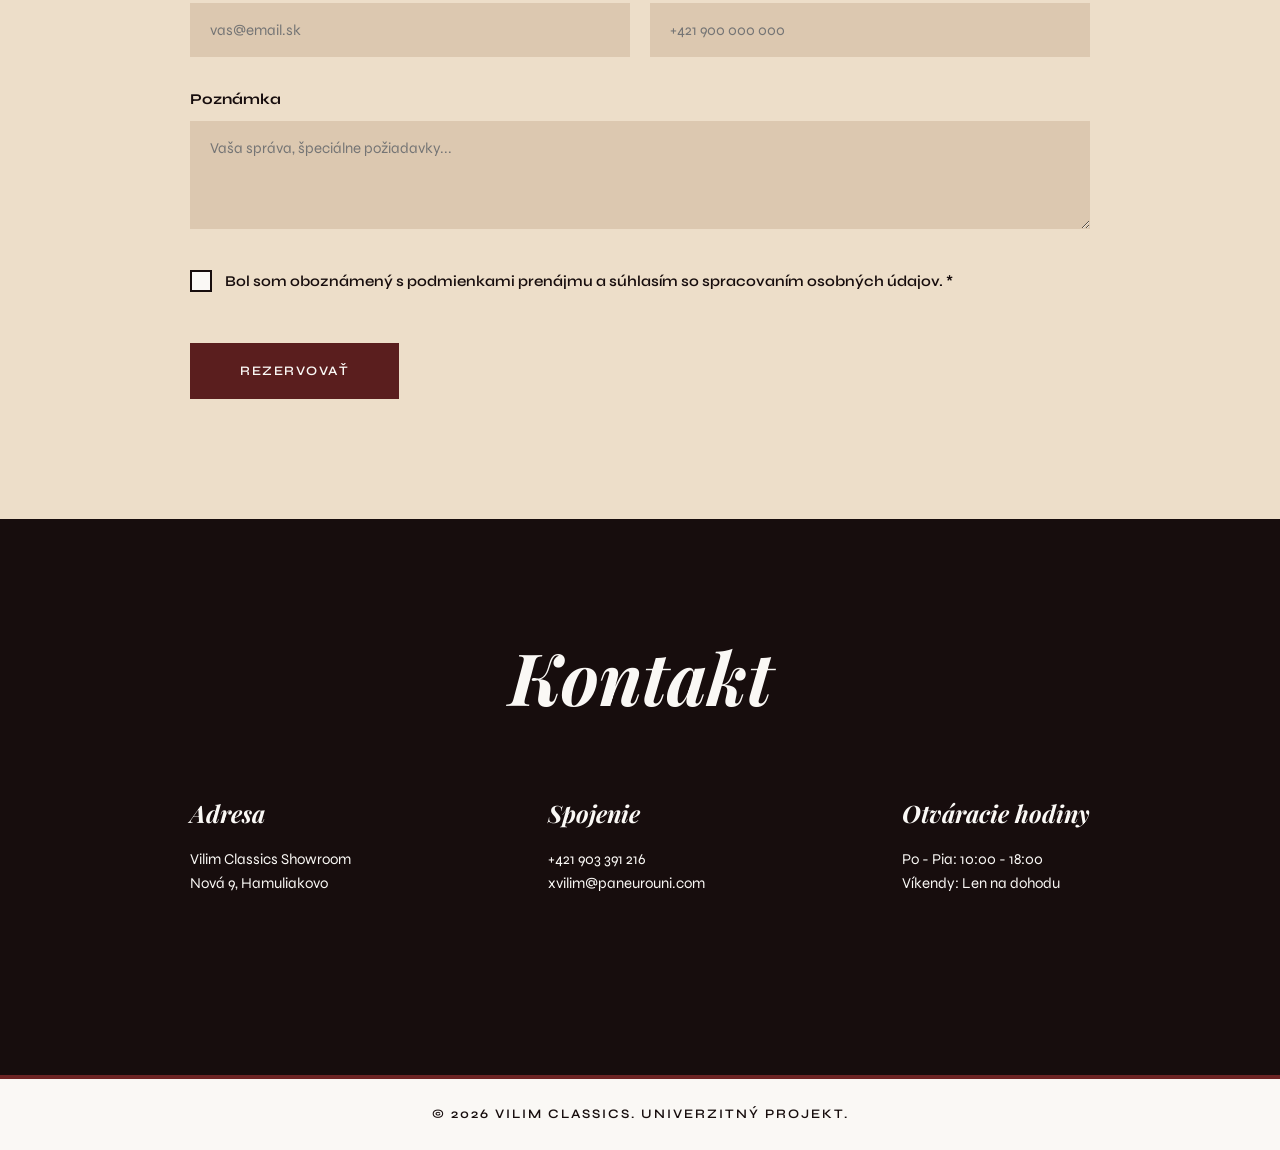
<file: rezervacia.html>
<!DOCTYPE html>
<html lang="sk">
<head>
    <meta charset="UTF-8">
    <meta name="viewport" content="width=device-width, initial-scale=1.0">
    <title>Vilim Classics | Rezervácia</title>
    <link rel="preconnect" href="https://fonts.googleapis.com">
    <link rel="preconnect" href="https://fonts.gstatic.com" crossorigin>
    <link href="https://fonts.googleapis.com/css2?family=Syne:wght@400..800&display=swap" rel="stylesheet">
    <link href="https://fonts.googleapis.com/css2?family=Playfair+Display:ital,wght@0,400..900;1,400..900&display=swap" rel="stylesheet">
    <link rel="stylesheet" href="css/style.css">
    <link rel="icon" type="image/png" href="images/vilim_classics_icon.png">
</head>
<body>
<header class="main-header">
    <div class="container header-container">
        <nav class="main-nav nav-left">
            <ul>
                <li><a href="index.html">ÚVOD</a></li>
                <li><a href="kolekcie.html">KOLEKCIE</a></li>
                <li><a href="pribeh.html">PRÍBEH</a></li>
            </ul>
        </nav>
        <div class="logo">
            <span class="logo-vilim">Vilim</span> <span class="logo-classics">Classics</span>
        </div>
        <nav class="main-nav nav-right">
            <ul>
                <li><a href="sluzby.html">SLUŽBY</a></li>
                <li><a href="rezervacia.html" class="active">REZERVÁCIA</a></li>
                <li><a href="kontakt.html">KONTAKT</a></li>
            </ul>
        </nav>
    </div>
</header>

<main>
    <section class="reservation-hero img-hero-rezervacia">
        <div class="container">
            <div class="reservation-hero-text">
                <h1>Rezervácia</h1>
                <p>Zabezpečte si svoje vysnívané vozidlo ešte dnes. Proces rezervácie je rýchly, bezpečný a intuitívny – stačí vyplniť jednoduchý formulár a o všetko ostatné sa už s radosťou postaráme my.</p>
            </div>
        </div>
    </section>

    <section class="reservation-form-section bg-beige">
        <div class="container">
            <div class="reservation-form-container">
                <h2>Rezervujte si eleganciu<br>na kolesách</h2>
                <p class="subtitle">Vyplňte, prosím, nasledujúce údaje a my sa vám do 24 hodín ozveme späť s potvrdením presného termínu a dostupnosti vami vybraného vozidla. Vaše osobné údaje sú u nás v úplnom bezpečí.</p>

                <form id="main-reservation-form" class="full-reservation-form" novalidate>
                    <div class="form-group-full">
                        <label for="car-select">Výber vozidla *</label>
                        <select id="car-select" required>
                            <option value="" disabled selected>Vyberte si vozidlo z našej kolekcie...</option>
                            <option value="american">Dodge Charger R/T (1968)</option>
                            <option value="prancing">Ferrari 330 P4 (1967)</option>
                            <option value="british">Aston Martin V8 Vantage (1977)</option>
                            <option value="porsche">Porsche 356 (1956)</option>
                        </select>
                        <span class="error-msg" id="error-car">Prosím, vyberte vozidlo.</span>
                    </div>

                    <div class="form-group-full">
                        <label>Typ služby *</label>
                        <div class="radio-group">
                            <label class="radio-label">
                                <input type="radio" name="service_type" value="svadba" required>
                                <span class="radio-custom"></span>
                                Svadobný prenájom
                            </label>
                            <label class="radio-label">
                                <input type="radio" name="service_type" value="fotenie">
                                <span class="radio-custom"></span>
                                Fotenie / Film
                            </label>
                            <label class="radio-label">
                                <input type="radio" name="service_type" value="zazitok">
                                <span class="radio-custom"></span>
                                Zážitková jazda
                            </label>
                        </div>
                        <span class="error-msg" id="error-radio">Prosím, zvoľte typ služby.</span>
                    </div>

                    <div class="form-row">
                        <div class="form-group-half">
                            <label for="date-from">Dátum prevzatia vozidla *</label>
                            <input type="date" id="date-from" required>
                            <span class="error-msg" id="error-date-from">Vyberte dátum prevzatia.</span>
                        </div>
                        <div class="form-group-half">
                            <label for="date-to">Dátum odovzdania vozidla *</label>
                            <input type="date" id="date-to" required>
                            <span class="error-msg" id="error-date-to">Vyberte dátum odovzdania.</span>
                        </div>
                    </div>

                    <div class="form-group-full">
                        <label>Doplnkové služby</label>
                        <div class="checkbox-group">
                            <label class="checkbox-label">
                                <input type="checkbox" name="extra" value="sofer">
                                <span class="checkbox-custom"></span>
                                Vlastný šofér
                            </label>
                            <label class="checkbox-label">
                                <input type="checkbox" name="extra" value="fotograf">
                                <span class="checkbox-custom"></span>
                                Fotograf
                            </label>
                            <label class="checkbox-label">
                                <input type="checkbox" name="extra" value="champagne">
                                <span class="checkbox-custom"></span>
                                Prémiové šampanské
                            </label>
                        </div>
                    </div>

                    <div class="form-row">
                        <div class="form-group-half">
                            <label for="res-name">Meno *</label>
                            <input type="text" id="res-name" placeholder="Vaše meno" required>
                            <span class="error-msg" id="error-name">Toto pole je povinné.</span>
                        </div>
                        <div class="form-group-half">
                            <label for="res-surname">Priezvisko *</label>
                            <input type="text" id="res-surname" placeholder="Vaše priezvisko" required>
                            <span class="error-msg" id="error-surname">Toto pole je povinné.</span>
                        </div>
                    </div>

                    <div class="form-row">
                        <div class="form-group-half">
                            <label for="res-email">Emailová adresa *</label>
                            <input type="email" id="res-email" placeholder="vas@email.sk" required>
                            <span class="error-msg" id="error-email">Zadajte platný email.</span>
                        </div>
                        <div class="form-group-half">
                            <label for="res-phone">Telefónne číslo</label>
                            <input type="tel" id="res-phone" placeholder="+421 900 000 000">
                        </div>
                    </div>

                    <div class="form-group-full">
                        <label for="res-note">Poznámka</label>
                        <textarea id="res-note" rows="4" placeholder="Vaša správa, špeciálne požiadavky..."></textarea>
                    </div>

                    <div class="form-group-full terms-group">
                        <label class="checkbox-label" for="res-terms">
                            <input type="checkbox" id="res-terms" required>
                            <span class="checkbox-custom"></span>
                            Bol som oboznámený s podmienkami prenájmu a súhlasím so spracovaním osobných údajov. *
                        </label>
                        <span class="error-msg" id="error-terms">Pre odoslanie musíte súhlasiť s podmienkami.</span>
                    </div>

                    <div id="form-success-message" class="success-message hidden">
                        Ďakujeme za vašu rezerváciu. Čoskoro vás budeme kontaktovať pre potvrdenie termínu.
                    </div>

                    <button type="submit" class="btn btn-dark-red btn-large">REZERVOVAŤ</button>
                </form>
            </div>
        </div>
    </section>
</main>

<footer class="main-footer">
    <div class="footer-top">
        <div class="container">
            <h2 class="footer-title">Kontakt</h2>
            <div class="footer-info">
                <div class="info-block">
                    <h5>Adresa</h5>
                    <p>Vilim Classics Showroom<br>Nová 9, Hamuliakovo</p>
                </div>
                <div class="info-block">
                    <h5>Spojenie</h5>
                    <p>+421 903 391 216<br>xvilim@paneurouni.com</p>
                </div>
                <div class="info-block">
                    <h5>Otváracie hodiny</h5>
                    <p>Po - Pia: 10:00 - 18:00<br>Víkendy: Len na dohodu</p>
                </div>
            </div>
        </div>
    </div>

    <div class="footer-bottom">
        <div class="container">
            <p>&copy; 2026 VILIM CLASSICS. UNIVERZITNÝ PROJEKT.</p>
        </div>
    </div>
</footer>

<script>
    document.getElementById('main-reservation-form').addEventListener('submit', function(e) {
        e.preventDefault();

        let isValid = true;

        const carSelect = document.getElementById('car-select');
        const errorCar = document.getElementById('error-car');
        if (carSelect.value === "") {
            errorCar.style.display = 'block';
            isValid = false;
        } else {
            errorCar.style.display = 'none';
        }

        const radios = document.getElementsByName('service_type');
        const errorRadio = document.getElementById('error-radio');
        let radioSelected = false;
        for (let i = 0; i < radios.length; i++) {
            if (radios[i].checked) {
                radioSelected = true;
                break;
            }
        }
        if (!radioSelected) {
            errorRadio.style.display = 'block';
            isValid = false;
        } else {
            errorRadio.style.display = 'none';
        }

        const dateFrom = document.getElementById('date-from');
        const errorDateFrom = document.getElementById('error-date-from');
        if (dateFrom.value === "") {
            errorDateFrom.style.display = 'block';
            isValid = false;
        } else {
            errorDateFrom.style.display = 'none';
        }

        const dateTo = document.getElementById('date-to');
        const errorDateTo = document.getElementById('error-date-to');
        if (dateTo.value === "") {
            errorDateTo.style.display = 'block';
            isValid = false;
        } else {
            errorDateTo.style.display = 'none';
        }

        const name = document.getElementById('res-name');
        const errorName = document.getElementById('error-name');
        if (name.value.trim() === "") {
            errorName.style.display = 'block';
            isValid = false;
        } else {
            errorName.style.display = 'none';
        }

        const surname = document.getElementById('res-surname');
        const errorSurname = document.getElementById('error-surname');
        if (surname.value.trim() === "") {
            errorSurname.style.display = 'block';
            isValid = false;
        } else {
            errorSurname.style.display = 'none';
        }

        const email = document.getElementById('res-email');
        const errorEmail = document.getElementById('error-email');
        const emailRegex = /^[^\s@]+@[^\s@]+\.[^\s@]+$/;
        if (!emailRegex.test(email.value)) {
            errorEmail.style.display = 'block';
            isValid = false;
        } else {
            errorEmail.style.display = 'none';
        }

        const terms = document.getElementById('res-terms');
        const errorTerms = document.getElementById('error-terms');
        if (!terms.checked) {
            errorTerms.style.display = 'block';
            isValid = false;
        } else {
            errorTerms.style.display = 'none';
        }

        const successMsg = document.getElementById('form-success-message');
        if (isValid) {
            successMsg.style.display = 'block';
            this.reset();
            setTimeout(() => {
                successMsg.style.display = 'none';
            }, 5000);
        } else {
            successMsg.style.display = 'none';
        }
    });

    const inputs = document.querySelectorAll('input, select');
    inputs.forEach(input => {
        input.addEventListener('change', function() {
            const errorId = 'error-' + (this.id ? this.id.replace('res-', '').replace('date-', 'date-') : this.name.split('_')[0]);
            const errorElement = document.getElementById(errorId);
            if (errorElement && this.value !== '' && (this.type !== 'checkbox' || this.checked)) {
                errorElement.style.display = 'none';
            }
        });
    });
</script>
</body>
</html>
</file>
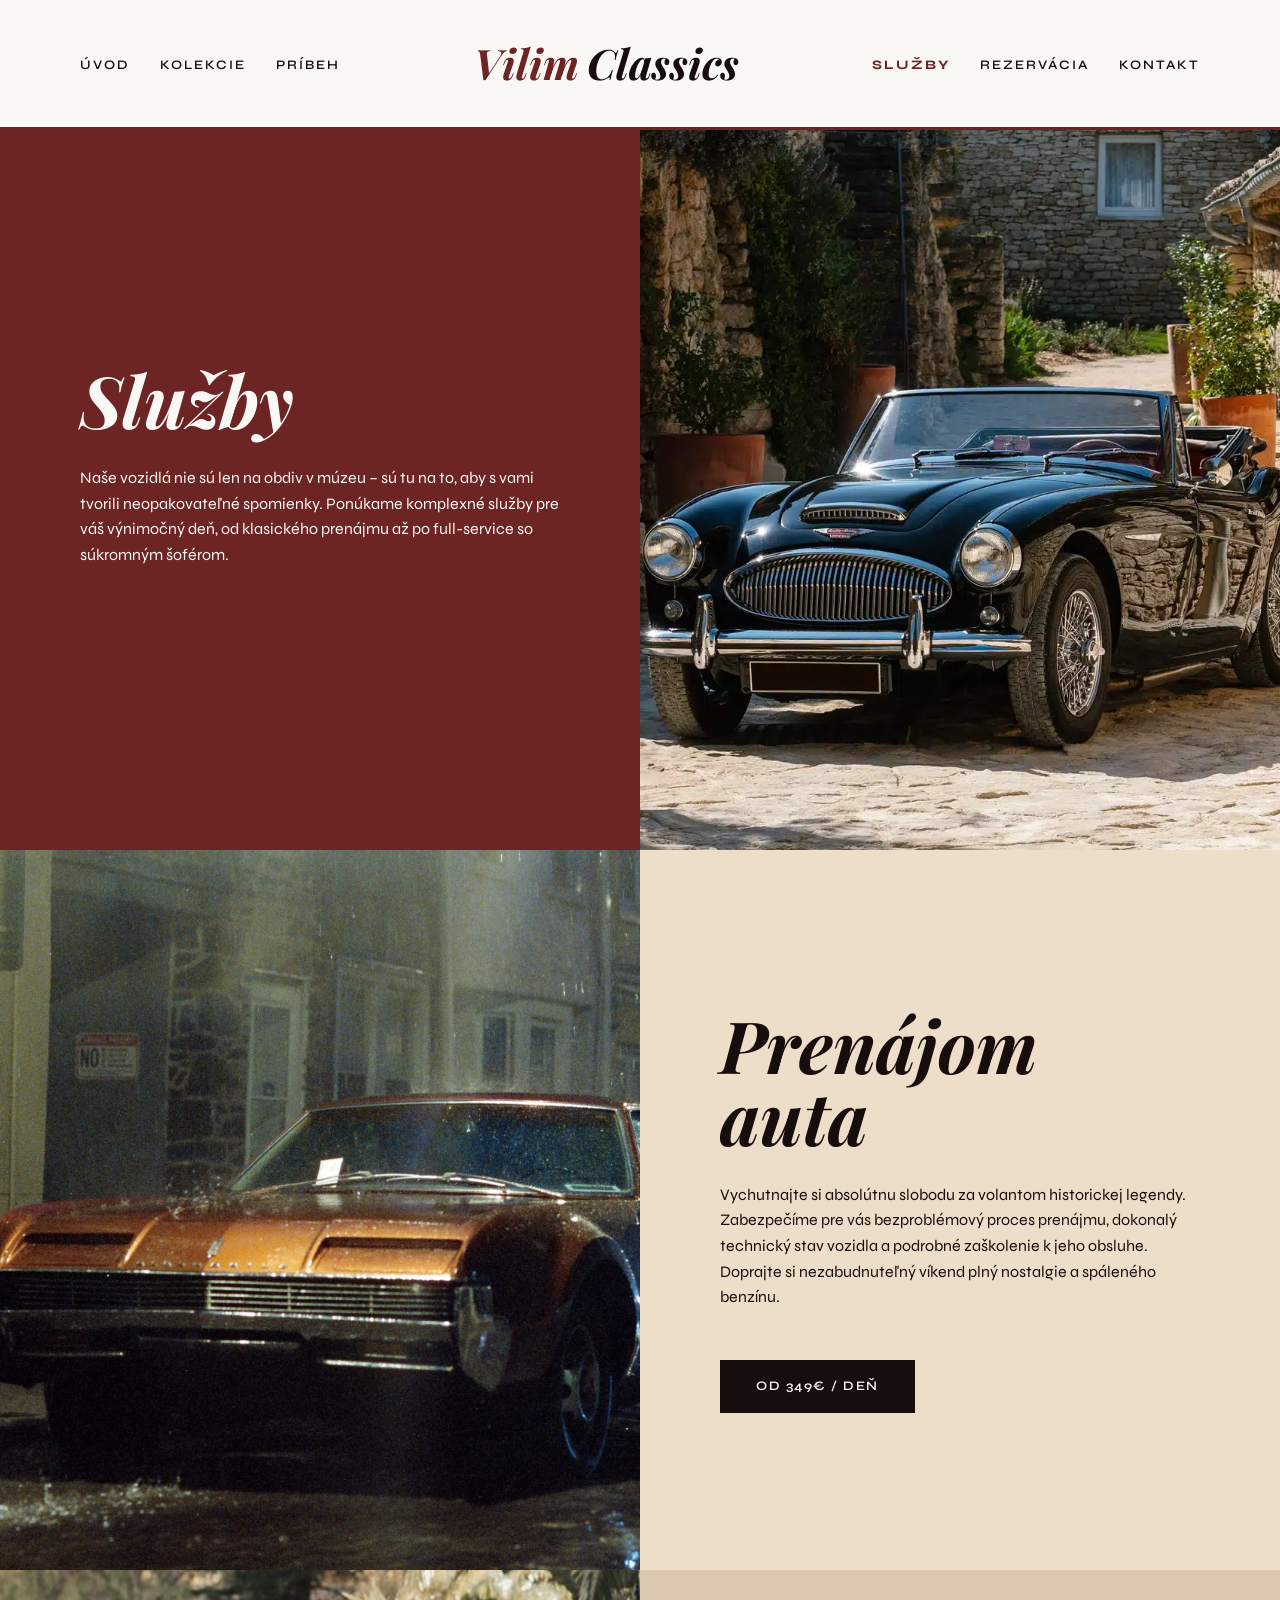
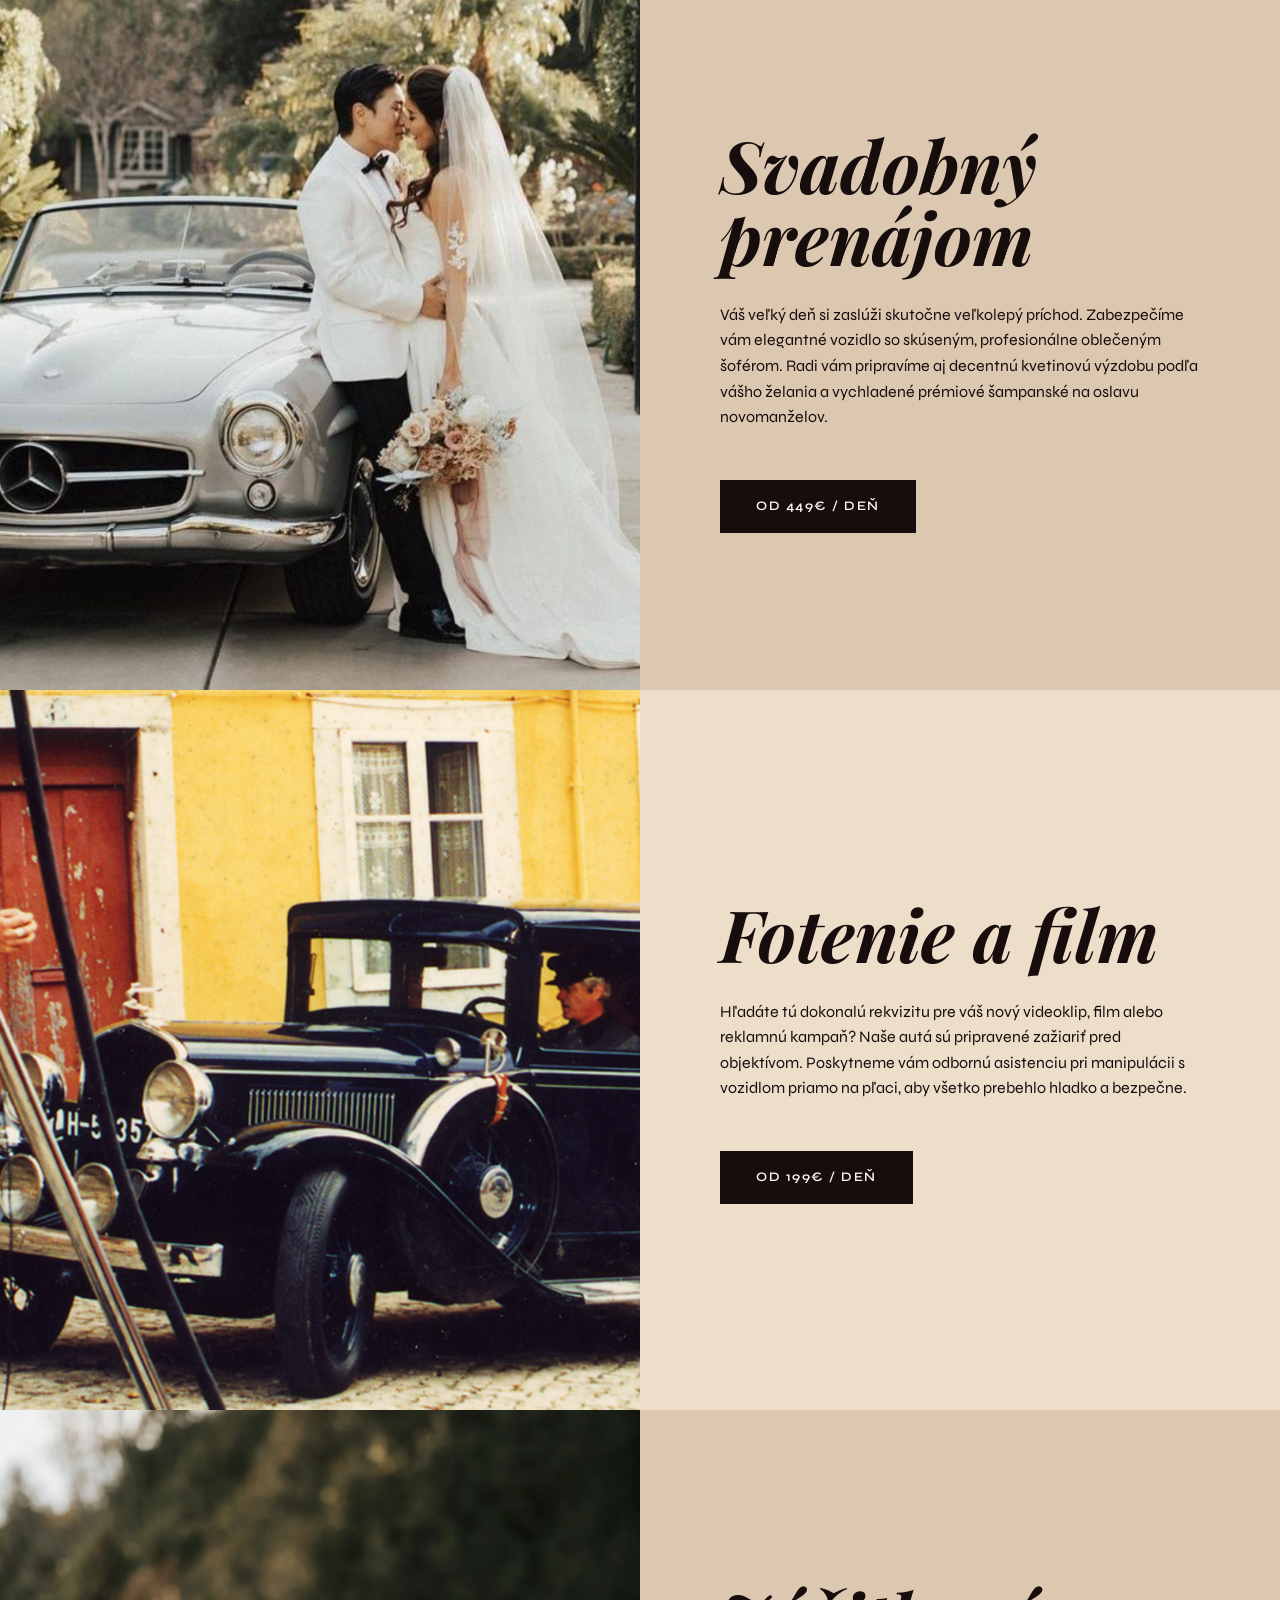
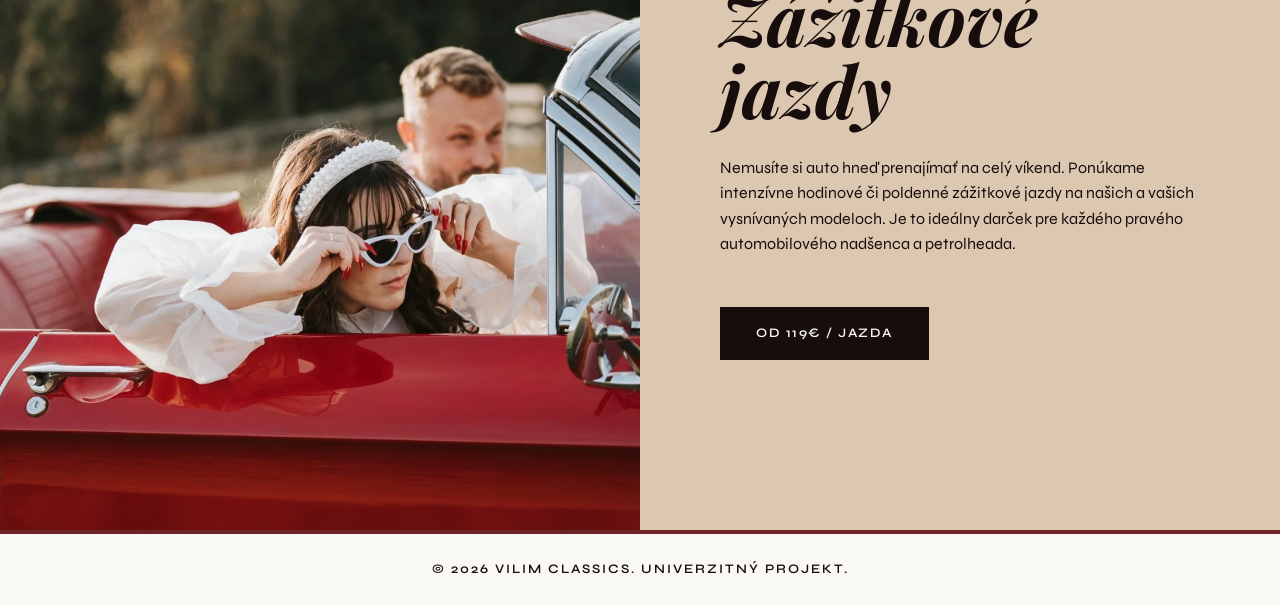
<file: sluzby.html>
<!DOCTYPE html>
<html lang="sk">
<head>
    <meta charset="UTF-8">
    <meta name="viewport" content="width=device-width, initial-scale=1.0">
    <title>Vilim Classics | Služby</title>
    <link rel="preconnect" href="https://fonts.googleapis.com">
    <link rel="preconnect" href="https://fonts.gstatic.com" crossorigin>
    <link href="https://fonts.googleapis.com/css2?family=Syne:wght@400..800&display=swap" rel="stylesheet">
    <link href="https://fonts.googleapis.com/css2?family=Playfair+Display:ital,wght@0,400..900;1,400..900&display=swap" rel="stylesheet">
    <link rel="stylesheet" href="css/style.css">
    <link rel="icon" type="image/png" href="images/vilim_classics_icon.png">
</head>
<body>
<header class="main-header">
    <div class="container header-container">
        <nav class="main-nav nav-left">
            <ul>
                <li><a href="index.html">ÚVOD</a></li>
                <li><a href="kolekcie.html">KOLEKCIE</a></li>
                <li><a href="pribeh.html">PRÍBEH</a></li>
            </ul>
        </nav>
        <div class="logo">
            <span class="logo-vilim">Vilim</span> <span class="logo-classics">Classics</span>
        </div>
        <nav class="main-nav nav-right">
            <ul>
                <li><a href="sluzby.html" class="active">SLUŽBY</a></li>
                <li><a href="rezervacia.html">REZERVÁCIA</a></li>
                <li><a href="kontakt.html">KONTAKT</a></li>
            </ul>
        </nav>
    </div>
</header>

<main>
    <section class="split-section">
        <div class="split-half bg-accent text-light story-text">
            <div class="story-text-content">
                <h2>Služby</h2>
                <p>Naše vozidlá nie sú len na obdiv v múzeu – sú tu na to, aby s vami tvorili neopakovateľné spomienky. Ponúkame komplexné služby pre váš výnimočný deň, od klasického prenájmu až po full-service so súkromným šoférom.</p>
            </div>
        </div>
        <div class="split-half hero-image img-hero-sluzby"></div>
    </section>

    <section class="split-section">
        <div class="split-half hero-image img-service-1"></div>
        <div class="split-half bg-beige text-dark story-text">
            <div class="story-text-content">
                <h2>Prenájom auta</h2>
                <p>Vychutnajte si absolútnu slobodu za volantom historickej legendy. Zabezpečíme pre vás bezproblémový proces prenájmu, dokonalý technický stav vozidla a podrobné zaškolenie k jeho obsluhe. Doprajte si nezabudnuteľný víkend plný nostalgie a spáleného benzínu.</p>
                <a href="rezervacia.html" class="btn btn-black">OD 349€ / DEŇ</a>
            </div>
        </div>
    </section>

    <section class="split-section">
        <div class="split-half hero-image img-service-2"></div>
        <div class="split-half bg-dark-beige text-dark story-text">
            <div class="story-text-content">
                <h2>Svadobný<br>prenájom</h2>
                <p>Váš veľký deň si zaslúži skutočne veľkolepý príchod. Zabezpečíme vám elegantné vozidlo so skúseným, profesionálne oblečeným šoférom. Radi vám pripravíme aj decentnú kvetinovú výzdobu podľa vášho želania a vychladené prémiové šampanské na oslavu novomanželov.</p>
                <a href="rezervacia.html" class="btn btn-black">OD 449€ / DEŇ</a>
            </div>
        </div>
    </section>

    <section class="split-section">
        <div class="split-half hero-image img-service-3"></div>
        <div class="split-half bg-beige text-dark story-text">
            <div class="story-text-content">
                <h2>Fotenie a film</h2>
                <p>Hľadáte tú dokonalú rekvizitu pre váš nový videoklip, film alebo reklamnú kampaň? Naše autá sú pripravené zažiariť pred objektívom. Poskytneme vám odbornú asistenciu pri manipulácii s vozidlom priamo na pľaci, aby všetko prebehlo hladko a bezpečne.</p>
                <a href="rezervacia.html" class="btn btn-black">OD 199€ / DEŇ</a>
            </div>
        </div>
    </section>

    <section class="split-section">
        <div class="split-half hero-image img-service-4"></div>
        <div class="split-half bg-dark-beige text-dark story-text">
            <div class="story-text-content">
                <h2>Zážitkové jazdy</h2>
                <p>Nemusíte si auto hneď prenajímať na celý víkend. Ponúkame intenzívne hodinové či poldenné zážitkové jazdy na našich a vašich vysnívaných modeloch. Je to ideálny darček pre každého pravého automobilového nadšenca a petrolheada.</p>
                <a href="rezervacia.html" class="btn btn-black">OD 119€ / JAZDA</a>
            </div>
        </div>
    </section>
</main>

<footer class="main-footer">
    <div class="footer-bottom">
        <div class="container">
            <p>&copy; 2026 VILIM CLASSICS. UNIVERZITNÝ PROJEKT.</p>
        </div>
    </div>
</footer>
</body>
</html>
</file>
<file: css/style.css>
* {
    margin: 0;
    padding: 0;
    box-sizing: border-box;
}

:root {
    --color-bg-light: #faf8f5;
    --color-bg-beige: #eddec9;
    --color-dark: #170d0d;
    --color-accent: #6d2424;
    --color-input: #dcc8b0;
    --font-primary: 'Syne';
    --font-secondary: 'Playfair Display';
}

body {
    font-family: var(--font-primary), sans-serif;
    background-color: var(--color-bg-light);
    color: var(--color-dark);
    line-height: 1.6;
}

.container {
    max-width: 1200px;
    margin: 0 auto;
    padding: 0 40px;
}

h1, h2, h3, h4, h5 {
    font-family: var(--font-secondary), serif;
    font-weight: 700;
}

.bg-light { background-color: var(--color-bg-light) !important; }
.bg-dark { background-color: var(--color-dark) !important; }
.bg-accent { background-color: var(--color-accent) !important; }
.bg-beige { background-color: var(--color-bg-beige) !important; }
.bg-dark-beige { background-color: var(--color-input) !important; }

.text-light { color: var(--color-bg-light) !important; }
.text-dark { color: var(--color-dark) !important; }

.btn {
    display: inline-block;
    padding: 16px 36px;
    text-decoration: none;
    font-weight: 600;
    text-transform: uppercase;
    border: none;
    cursor: pointer;
    font-family: var(--font-primary), sans-serif;
    letter-spacing: 1.5px;
    font-size: 13px;
}

.btn-outline-dark {
    background-color: transparent;
    color: var(--color-dark);
    border: 2px solid var(--color-dark);
}

.btn-dark-red {
    background-color: #5a1e1e;
    color: var(--color-bg-light);
}

.btn-black {
    background-color: var(--color-dark);
    color: var(--color-bg-light);
}

.main-header {
    background-color: var(--color-bg-light);
    padding: 30px 0;
    border-bottom: 3px solid var(--color-accent);
}

.header-container {
    display: flex;
    justify-content: space-between;
    align-items: center;
}

.logo {
    font-family: var(--font-secondary), serif;
    font-size: 42px;
    font-weight: 700;
    font-style: italic;
    display: flex;
    gap: 8px;
}

.logo-vilim { color: var(--color-accent); }
.logo-classics { color: var(--color-dark); }

.main-nav ul {
    list-style: none;
    display: flex;
    gap: 30px;
}

.main-nav a {
    text-decoration: none;
    color: var(--color-dark);
    font-size: 13px;
    font-weight: 600;
    letter-spacing: 2px;
}

.split-section {
    display: flex;
    min-height: 80vh;
    width: 100%;
}

.split-section.reverse {
    flex-direction: row-reverse;
}

.split-half {
    flex: 1;
    display: flex;
    flex-direction: column;
    justify-content: center;
}

.hero-text { align-items: flex-start; }
.split-section:not(.reverse) .hero-text { align-items: flex-end; }

.hero-text-content {
    max-width: 600px;
    width: 100%;
    padding: 60px 80px 60px 40px;
}

.split-section.reverse .hero-text-content {
    padding: 60px 40px 60px 80px;
}

.hero-text h1 {
    font-size: 96px;
    line-height: 0.95;
    font-style: italic;
    margin-bottom: 30px;
    letter-spacing: -2px;
}

.hero-text p {
    font-size: 16px;
    max-width: 450px;
    margin-bottom: 50px;
}

.hero-image {
    background-color: #ddd;
    background-size: cover;
    background-position: center;
}

.collection-detail-text { align-items: flex-end; }

.collection-detail-content {
    max-width: 600px;
    width: 100%;
    padding: 60px 80px 60px 40px;
}

.collection-detail-content p {
    font-size: 16px;
    max-width: 480px;
    margin-bottom: 50px;
}

.collection-detail-image {
    background-color: #ccc;
    background-size: cover;
    background-position: center;
}

.collection-section {
    background-color: var(--color-dark);
    color: var(--color-bg-light);
    padding: 100px 0;
}

.collection-grid {
    display: grid;
    grid-template-columns: repeat(3, 1fr);
    gap: 20px;
    margin-bottom: 60px;
}

.collection-item {
    height: 220px;
    background-color: #444;
    background-size: cover;
    background-position: center;
}

.collection-footer {
    display: flex;
    justify-content: space-between;
    align-items: center;
    border-top: 1px solid #333;
    padding-top: 40px;
}

.collection-footer p {
    max-width: 600px;
    font-size: 16px;
}

.story-image {
    background-color: #bbb;
    background-size: cover;
    background-position: center;
}

.story-text {
    background-color: var(--color-accent);
    color: var(--color-bg-light);
    align-items: flex-start;
}

.story-text-content {
    max-width: 600px;
    width: 100%;
    padding: 60px 40px 60px 80px;
}

.story-text h2 {
    font-size: 72px;
    font-style: italic;
    line-height: 1;
    margin-bottom: 30px;
}

.story-text p {
    font-size: 16px;
    margin-bottom: 50px;
}

.services-section {
    background-color: var(--color-bg-light);
    padding: 120px 0;
}

.section-title {
    font-size: 72px;
    font-style: italic;
    margin-bottom: 60px;
    color: var(--color-dark);
}

.services-grid {
    display: grid;
    grid-template-columns: repeat(3, 1fr);
    gap: 20px;
}

.service-card {
    border: 1px solid var(--color-dark);
    display: flex;
    flex-direction: column;
}

.service-img {
    height: 250px;
    background-color: #ccc;
    background-size: cover;
    background-position: center;
}

.service-title-box {
    background-color: var(--color-bg-beige);
    padding: 30px 20px;
    text-align: center;
    flex-grow: 1;
    display: flex;
    align-items: center;
    justify-content: center;
}

.service-card h4 {
    font-family: var(--font-primary), sans-serif;
    font-size: 16px;
    font-weight: 600;
    letter-spacing: 1px;
}

.btn-group-center {
    display: flex;
    justify-content: center;
    gap: 30px;
    margin-top: 60px;
}

.main-footer { display: flex; flex-direction: column; }

.footer-top {
    background-color: var(--color-dark);
    color: var(--color-bg-light);
    padding: 100px 0;
}

.footer-title {
    text-align: center;
    font-size: 72px;
    margin-bottom: 60px;
    font-style: italic;
    color: var(--color-bg-light);
}

.footer-info {
    display: flex;
    justify-content: space-between;
    max-width: 900px;
    margin: 0 auto 80px auto;
}

.info-block h5 {
    color: var(--color-bg-light);
    font-size: 24px;
    margin-bottom: 15px;
    font-style: italic;
}

.info-block p { font-size: 15px; }

.footer-form-wrapper {
    background-color: var(--color-bg-light);
    color: var(--color-dark);
    padding: 60px 80px;
    max-width: 900px;
    margin: 0 auto;
}

.footer-form-wrapper h3 {
    font-size: 48px;
    margin-bottom: 40px;
    font-style: italic;
}

.contact-form {
    display: flex;
    flex-direction: column;
    gap: 20px;
}

.form-row {
    display: flex;
    gap: 20px;
}

.form-row input { flex: 1; }

.contact-form input,
.contact-form textarea {
    padding: 20px;
    border: none;
    background-color: var(--color-input);
    font-family: var(--font-primary), sans-serif;
    font-size: 15px;
    color: var(--color-dark);
}

.contact-form input::placeholder,
.contact-form textarea::placeholder {
    color: rgba(23, 13, 13, 0.6);
}

.contact-form .btn-black {
    align-self: flex-start;
    padding: 16px 40px;
    margin-top: 10px;
}

.footer-bottom {
    background-color: var(--color-bg-light);
    padding: 25px 0;
    text-align: center;
    border-top: 4px solid var(--color-accent);
}

.footer-bottom p {
    font-size: 13px;
    font-weight: 600;
    letter-spacing: 2px;
    color: var(--color-dark);
}


.img-hero-index { background-image: url('../images/1.png'); }
.img-story-index { background-image: url('../images/8.png'); }

.img-service-1 { background-image: url('../images/prenajom_vozidla.png'); }
.img-service-2 { background-image: url('../images/svadba.png'); }
.img-service-3 { background-image: url('../images/film_foto.png'); }
.img-service-4 { background-image: url('../images/zazitkove.png'); }
.img-service-5 { background-image: url('../images/firemne_akcie.png'); }
.img-service-6 { background-image: url('../images/darcekove.png'); }

.img-hero-kolekcie { background-image: url('../images/2.png'); }
.img-col-american { background-image: url('../images/5.png'); }
.img-col-prancing { background-image: url('../images/4.png'); }
.img-col-f1 { background-image: url('../images/7.png'); }
.img-col-british { background-image: url('../images/6.png'); }

.img-grid-1 { background-image: url('../images/mclaren-f1.png'); }
.img-grid-2 { background-image: url('../images/senna.png'); }
.img-grid-3 { background-image: url('../images/kimi.png'); }
.img-grid-4 { background-image: url('../images/bugatti.png'); }
.img-grid-5 { background-image: url('../images/lancia-stratos.png'); }
.img-grid-6 { background-image: url('../images/mercedes_300sl.png'); }


.bg-beige {
    background-color: var(--color-bg-beige);
}

.gallery-section {
    padding: 100px 0;
}

.gallery-grid {
    display: grid;
    grid-template-columns: repeat(3, 1fr);
    gap: 30px;
    margin-top: 40px;
}

.gallery-item {
    display: block;
    overflow: hidden;
    cursor: pointer;
    border: 2px solid transparent;
    transition: border-color 0.3s ease;
}

.gallery-item:hover {
    border-color: var(--color-accent);
}

.gallery-img {
    width: 100%;
    height: 250px;
    background-size: cover;
    background-position: center;
    transition: transform 0.5s ease;
}

.gallery-item:hover .gallery-img {
    transform: scale(1.05);
}


/* =========================================
   Rezervácia
   ========================================= */
/* Hero sekcia: Text biely na fotke zarovnaný doľava */
.reservation-hero {
    min-height: 60vh;
    display: flex;
    align-items: center;
    text-align: left;
    background-size: cover;
    background-position: center 25%; /* Posunie fotku tak, aby tváre boli nižšie pod textom */
    position: relative;
}

/* Gradient vrstva pre lepšiu čitateľnosť bieleho textu na fotke */
.reservation-hero::before {
    content: '';
    position: absolute;
    top: 0; left: 0; right: 0; bottom: 0;
    background: linear-gradient(to right, rgba(0,0,0,0.6) 0%, rgba(0,0,0,0.1) 100%);
    z-index: 1;
}

.reservation-hero .container {
    position: relative;
    z-index: 2;
    width: 100%;
}

.reservation-hero-text {
    max-width: 600px;
    margin: 0;
}

.reservation-hero-text h1 {
    font-size: 84px;
    font-style: italic;
    color: var(--color-bg-light) !important;
    margin-bottom: 20px;
    line-height: 1;
    text-shadow: 2px 2px 10px rgba(0,0,0,0.5); /* Pridá tieň pre lepšiu čitateľnosť */
}

.reservation-hero-text p {
    font-size: 18px;
    color: var(--color-bg-light) !important;
    text-shadow: 1px 1px 5px rgba(0,0,0,0.5);
}

/* Zabezpečí, že formulár nie je nalepený na fotku */
.reservation-form-section {
    padding: 100px 0 120px 0;
}

.reservation-form-container {
    max-width: 900px;
    margin: 0 auto;
}

.reservation-form-container h2 {
    font-size: 56px;
    font-style: italic;
    color: var(--color-dark);
    margin-bottom: 20px;
    line-height: 1.1;
}

.reservation-form-container .subtitle {
    font-size: 16px;
    margin-bottom: 60px;
    max-width: 700px;
}

.full-reservation-form {
    display: flex;
    flex-direction: column;
    gap: 30px;
}

.form-group-full {
    display: flex;
    flex-direction: column;
}

.form-group-half {
    display: flex;
    flex-direction: column;
    flex: 1;
}

.full-reservation-form label {
    font-size: 15px;
    font-weight: 700;
    margin-bottom: 10px;
    color: var(--color-dark);
}

.full-reservation-form input[type="text"],
.full-reservation-form input[type="email"],
.full-reservation-form input[type="tel"],
.full-reservation-form input[type="date"],
.full-reservation-form select,
.full-reservation-form textarea {
    padding: 18px 20px;
    border: none;
    background-color: var(--color-input);
    font-family: var(--font-primary), sans-serif;
    font-size: 15px;
    color: var(--color-dark);
    width: 100%;
}

.full-reservation-form input:focus,
.full-reservation-form select:focus,
.full-reservation-form textarea:focus {
    outline: 2px solid var(--color-dark);
}

.radio-group,
.checkbox-group {
    display: flex;
    gap: 30px;
    flex-wrap: wrap;
    margin-top: 5px;
}

.radio-label,
.checkbox-label {
    display: flex;
    align-items: center;
    cursor: pointer;
    font-weight: 600 !important;
    font-size: 15px !important;
    position: relative;
    padding-left: 35px;
    margin-bottom: 0 !important;
}

.radio-label input,
.checkbox-label input {
    position: absolute;
    opacity: 0;
    cursor: pointer;
}

/* Vlastné začiarkavacie políčka, ktoré lícujú s textom */
.radio-custom,
.checkbox-custom {
    position: absolute;
    top: 50%;
    left: 0;
    transform: translateY(-50%);
    height: 22px;
    width: 22px;
    background-color: var(--color-bg-light);
    border: 2px solid var(--color-dark);
}

.radio-custom {
    border-radius: 50%;
}

.radio-label input:checked ~ .radio-custom,
.checkbox-label input:checked ~ .checkbox-custom {
    background-color: var(--color-dark);
}

.radio-custom:after,
.checkbox-custom:after {
    content: "";
    position: absolute;
    display: none;
}

.radio-label input:checked ~ .radio-custom:after,
.checkbox-label input:checked ~ .checkbox-custom:after {
    display: block;
}

.radio-label .radio-custom:after {
    top: 5px;
    left: 5px;
    width: 8px;
    height: 8px;
    border-radius: 50%;
    background: var(--color-bg-light);
}

.checkbox-label .checkbox-custom:after {
    left: 6px;
    top: 2px;
    width: 5px;
    height: 10px;
    border: solid var(--color-bg-light);
    border-width: 0 2px 2px 0;
    transform: rotate(45deg);
}

.terms-group {
    margin-top: 10px;
}

.btn-large {
    align-self: flex-start;
    padding: 20px 50px;
    margin-top: 20px;
}

.error-msg {
    color: #b84040;
    font-size: 13px;
    font-weight: 700;
    margin-top: 8px;
    display: none;
}

.success-message {
    background-color: #4a7ab5;
    color: var(--color-bg-light);
    padding: 20px;
    font-weight: 700;
    text-align: center;
    display: none;
}

.hero-full-image {
    width: 100%;
    height: 70vh;
    background-size: cover;
    background-position: center;
}

.img-hero-kontakt {
    background-image: url('../images/14.png');
}


.bg-dark-beige {
    background-color: var(--color-input);
}

.img-hero-sluzby { background-image: url('../images/10.png'); }
.img-srv-1 { background-image: url('../images/11.png'); }
.img-srv-2 { background-image: url('../images/12.png'); }
.img-srv-3 { background-image: url('../images/13.png'); }
.img-srv-4 { background-image: url('../images/9.JPG'); }
.img-hero-rezervacia { background-image: url('../images/13.png'); }


.story-content-section {
    padding: 120px 0;
}

.story-content-wrapper {
    max-width: 900px;
    margin: 0 auto;
}

.story-content-wrapper h2 {
    font-size: 56px;
    font-style: italic;
    margin-bottom: 40px;
    line-height: 1.1;
}

.story-content-wrapper p {
    font-size: 16px;
    margin-bottom: 25px;
    line-height: 1.8;
}

.img-story-hero {
    background-image: url('../images/15.JPG');
    background-position: center;
}

.img-story-bottom {
    background-image: url('../images/9.JPG');
    background-position: center 15% !important; /* viem ze nemame pouzivat !important ale uz som nervozny pardon */
}


.data-table {
    width: 100%;
    border-collapse: collapse;
    margin-top: 20px;
    background-color: var(--color-bg-light);
    border: 1px solid var(--color-dark);
}

.data-table th,
.data-table td {
    padding: 15px 20px;
    text-align: left;
    border-bottom: 1px solid var(--color-input);
}

.data-table th {
    background-color: var(--color-dark);
    color: var(--color-bg-light);
    font-family: var(--font-primary), sans-serif;
    font-weight: 700;
    text-transform: uppercase;
    font-size: 14px;
    letter-spacing: 1px;
}

.data-table tr:hover {
    background-color: var(--color-input);
}

.collection-title-image-center {
    display: block;
    margin: 0 auto 60px auto;
    width: 100%;
    max-width: 650px;
    height: auto;
}

.collection-title-image-left {
    display: block;
    margin: 0 0 40px 0;
    width: 100%;
    max-width: 500px;
    height: auto;
}

.btn,
.main-nav a,
.service-card,
.collection-item,
.contact-form button {
    transition: all 0.3s ease-in-out;
}

.main-nav a.active {
    color: var(--color-accent) !important;
    font-weight: 720;
}

.btn:hover {
    transform: translateY(-3px);
    box-shadow: 0 5px 15px rgba(0,0,0,0.2);
    filter: brightness(1.1);
}

.service-card:hover {
    transform: translateY(-10px);
    box-shadow: 0 15px 30px rgba(0,0,0,0.1);
}

.collection-item:hover, .gallery-item:hover {
    transform: scale(1.03);
    cursor: pointer;
}
</file>
